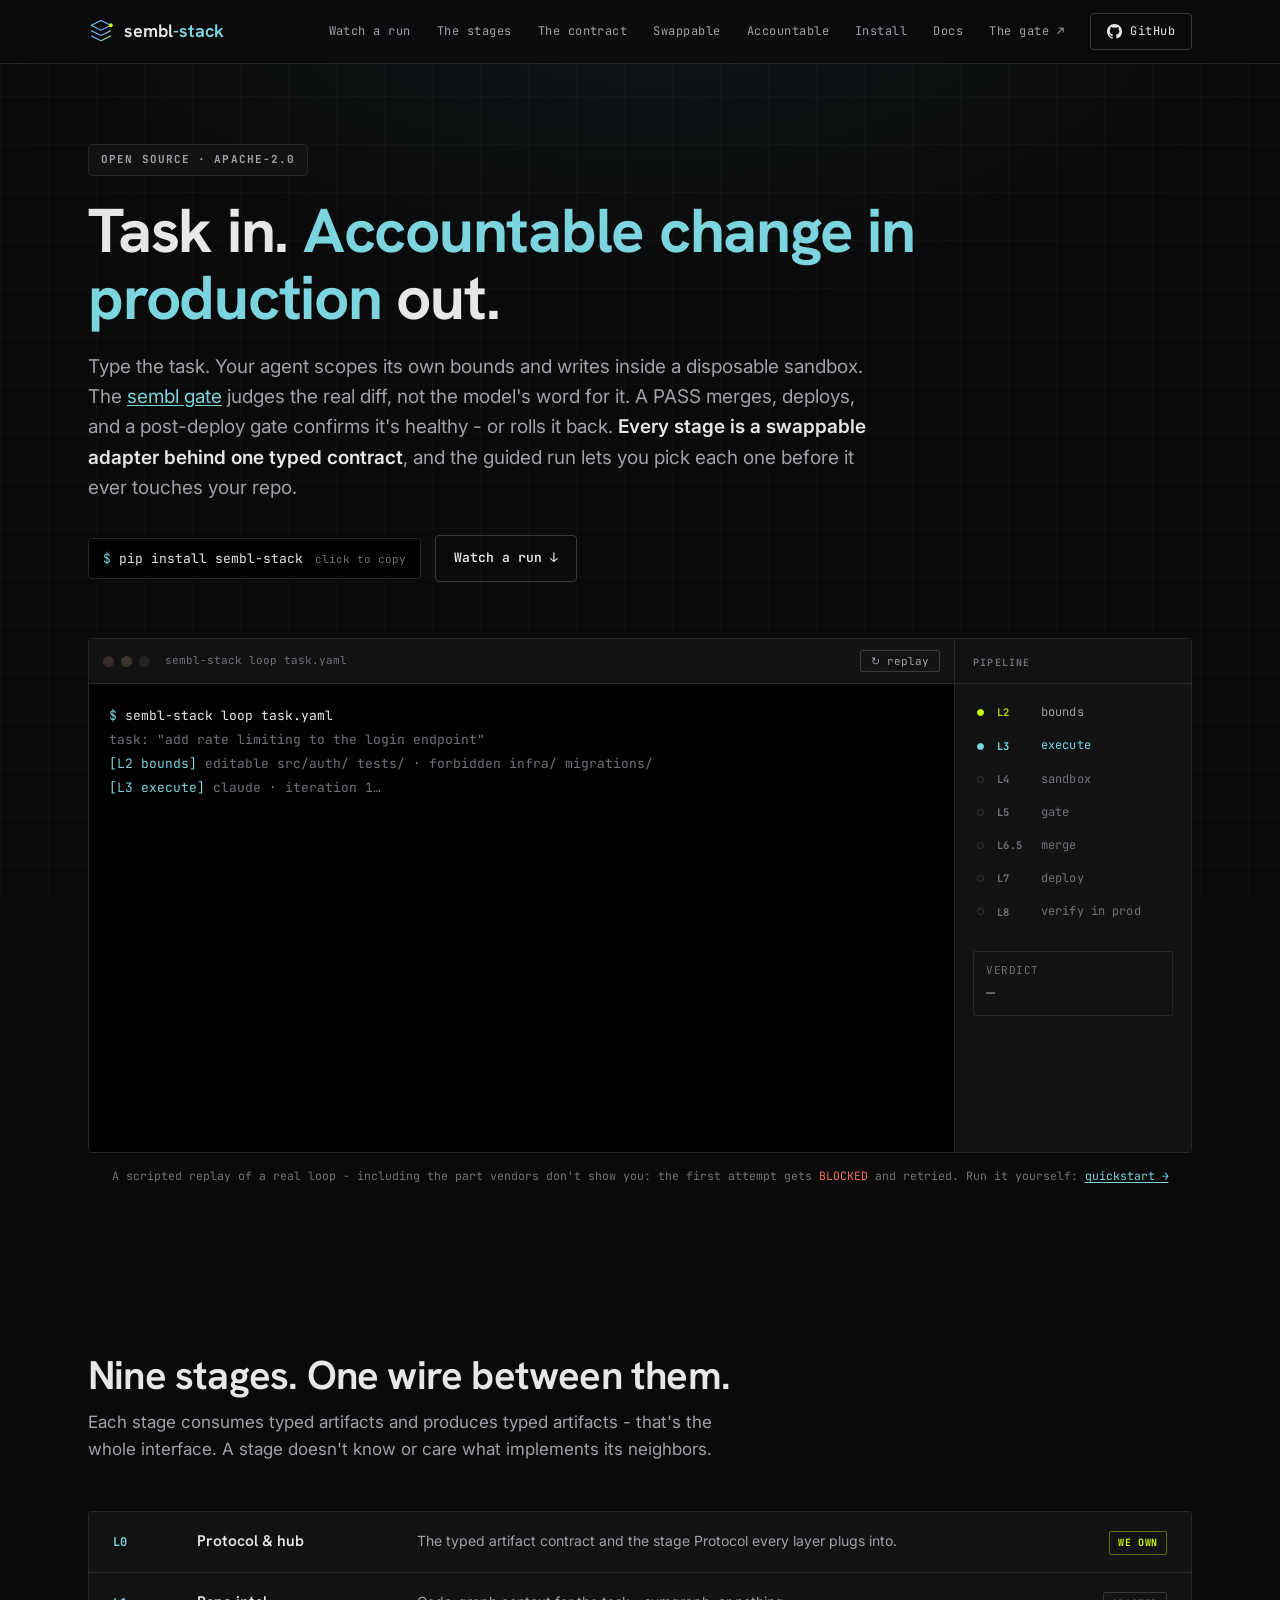
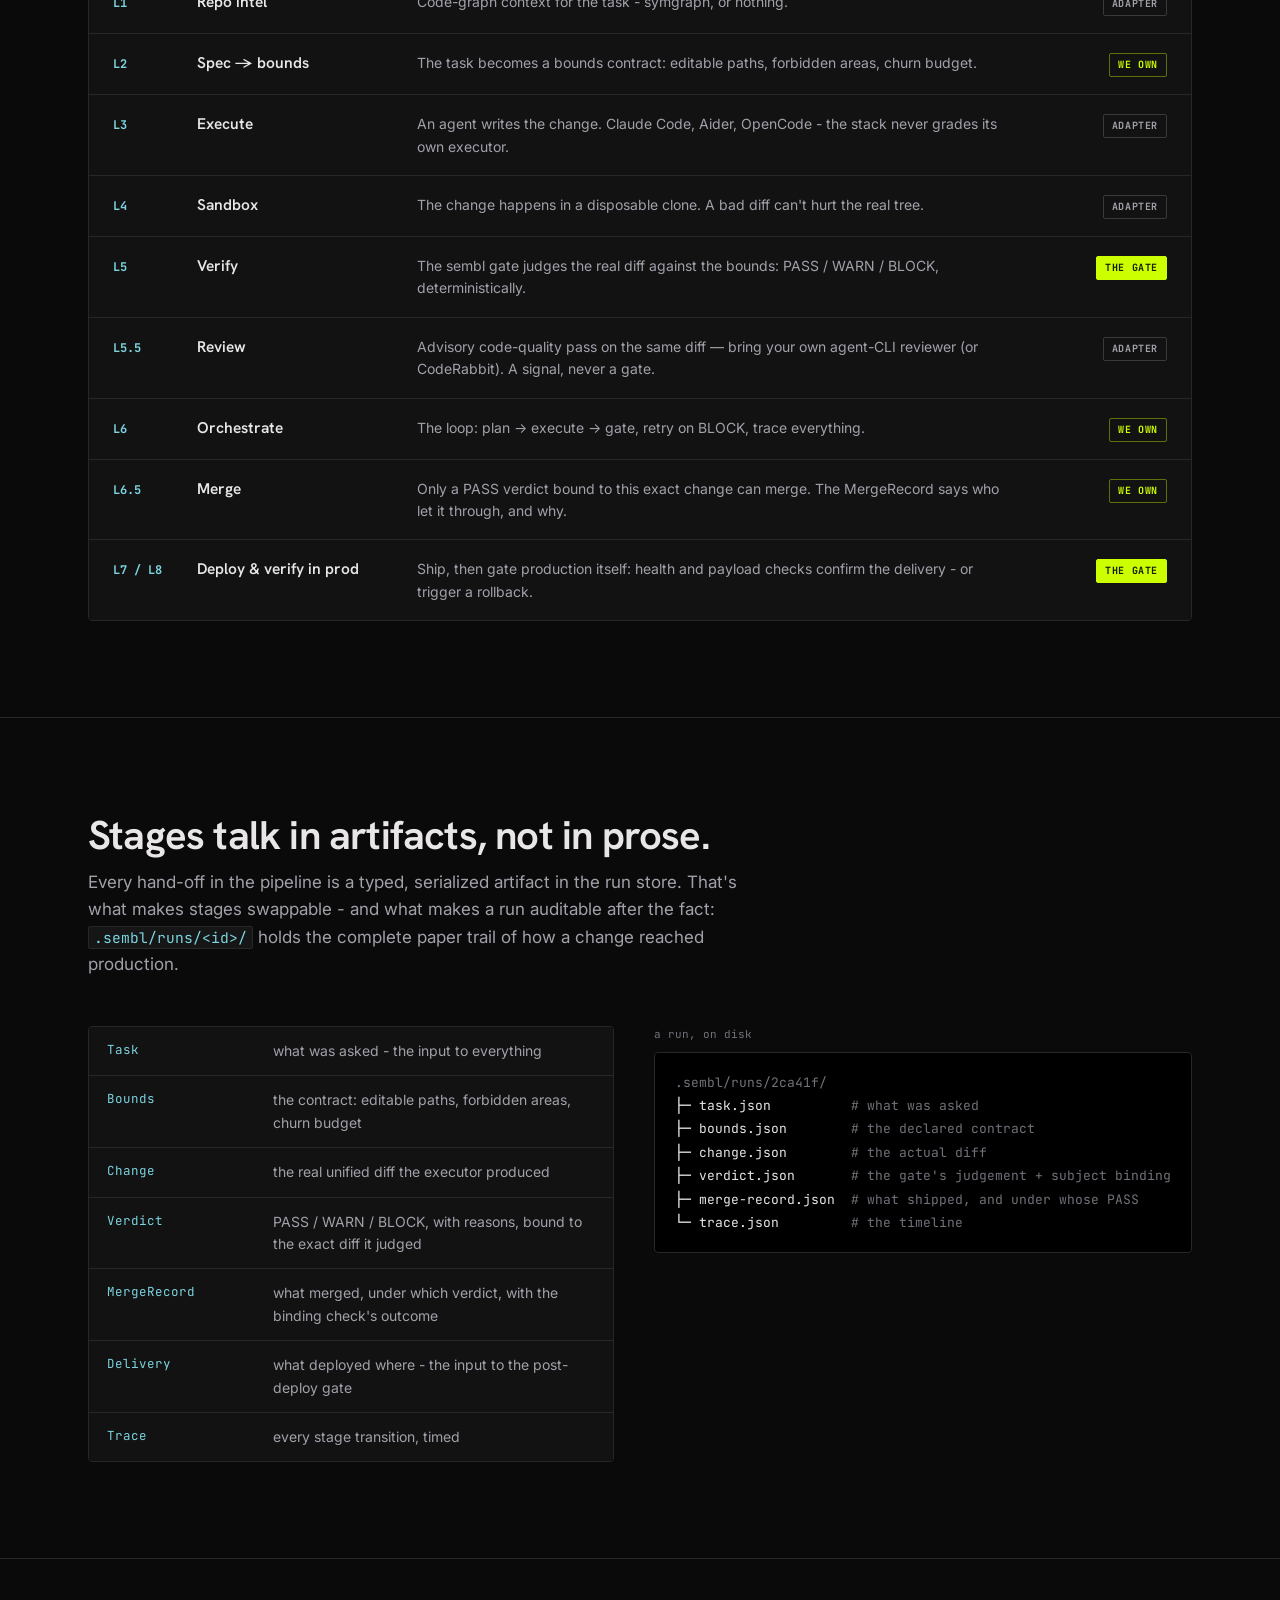
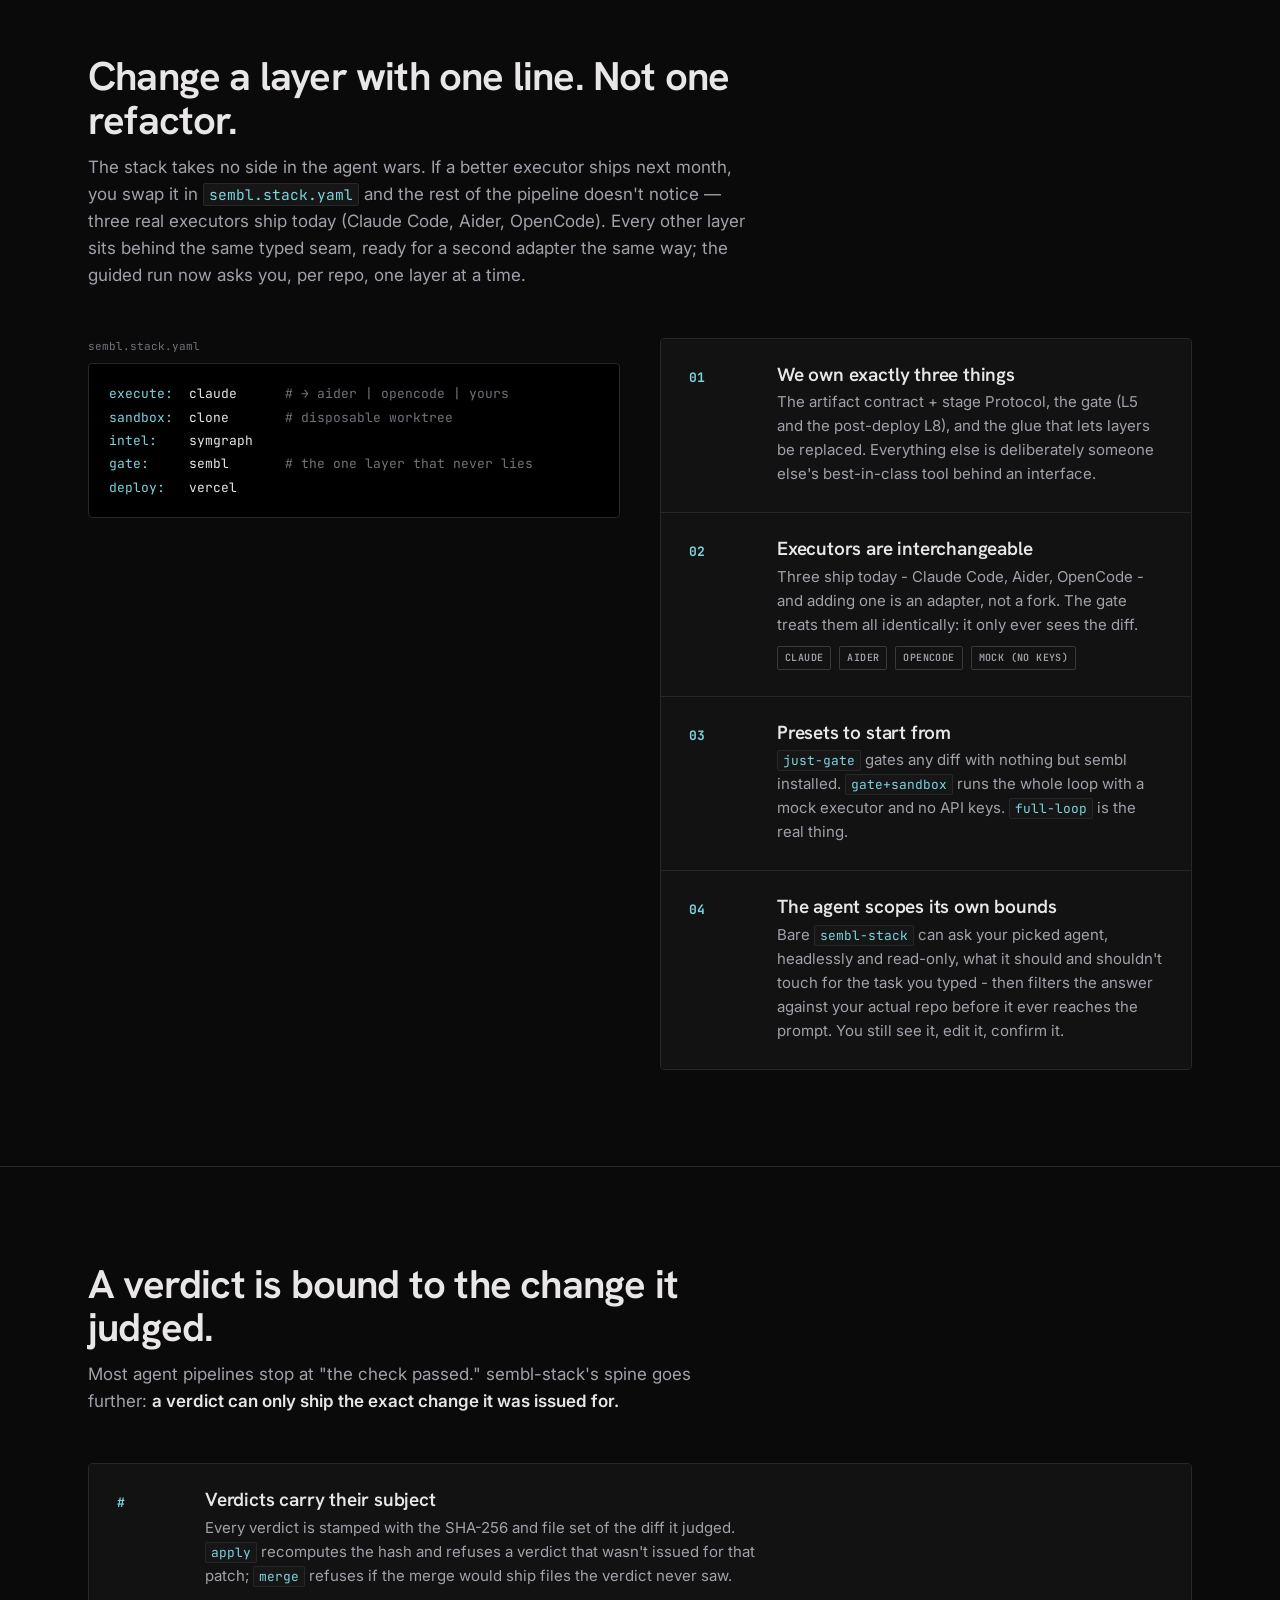
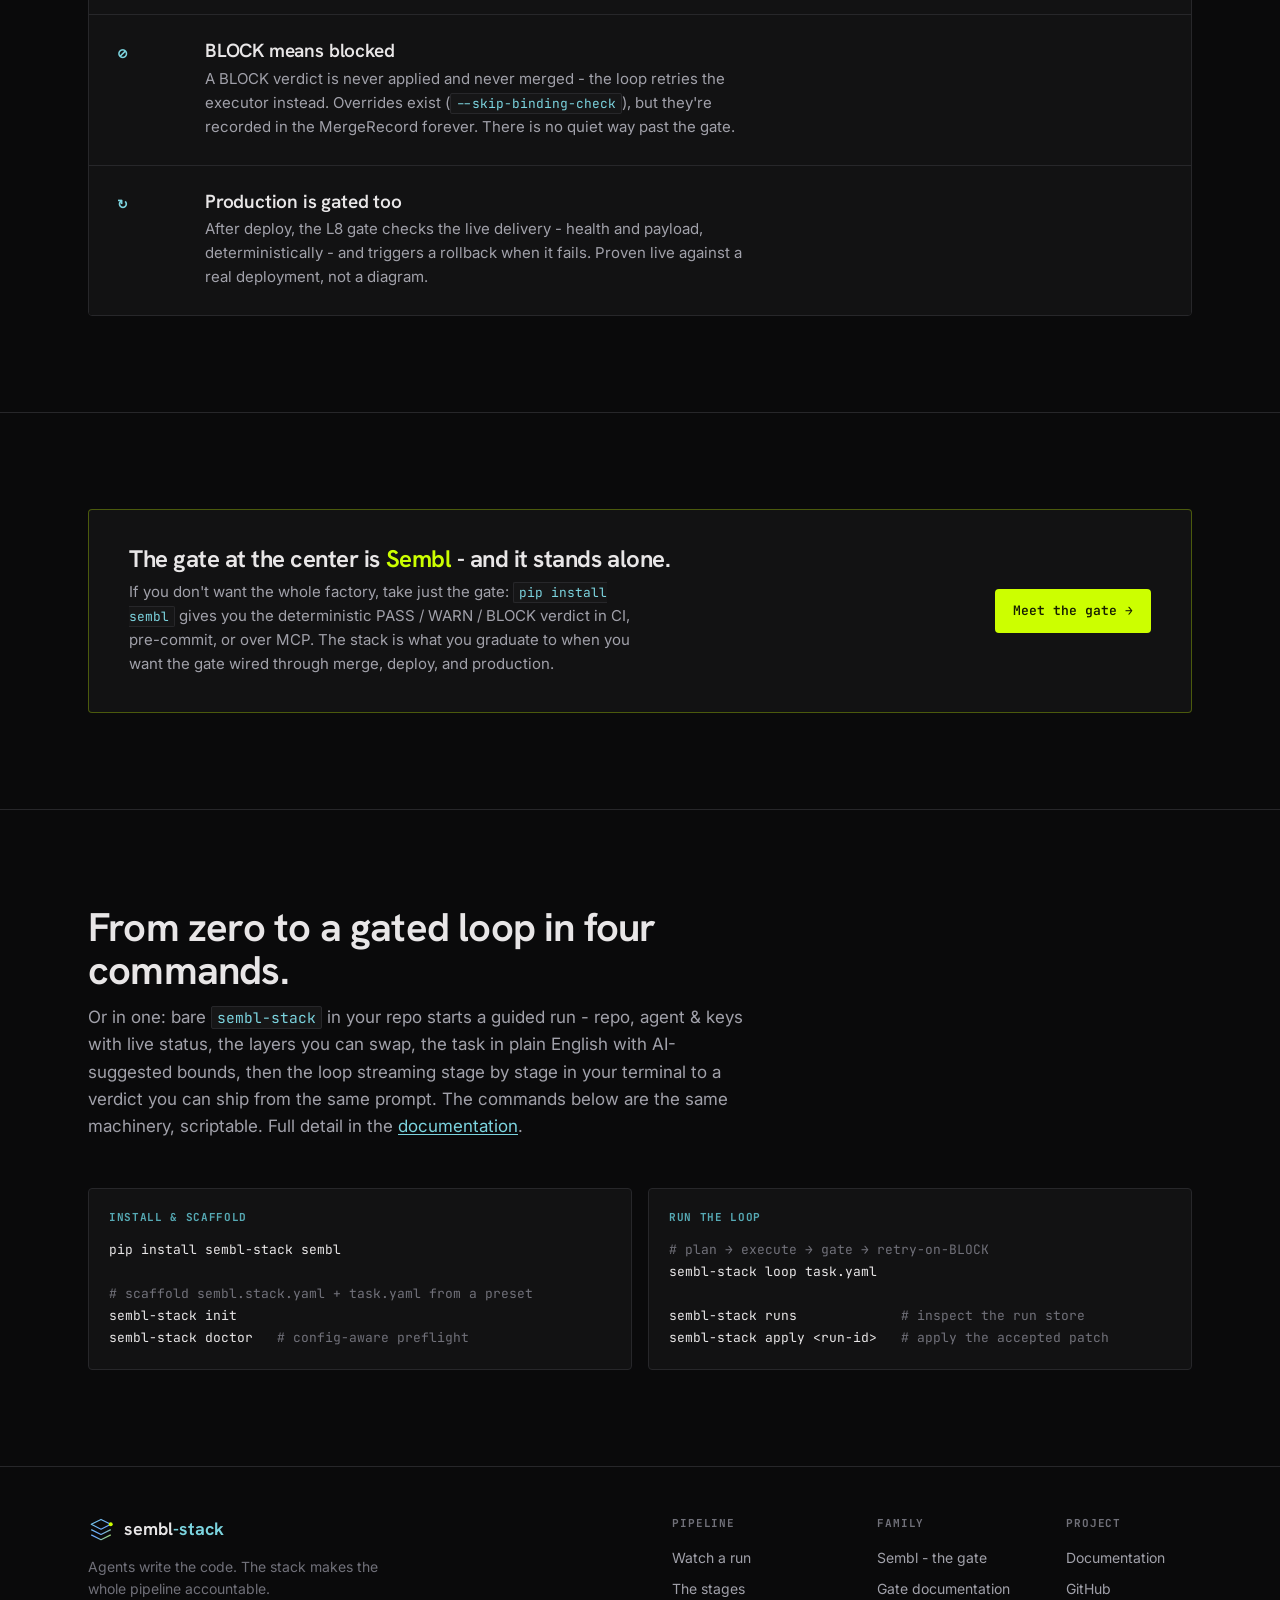
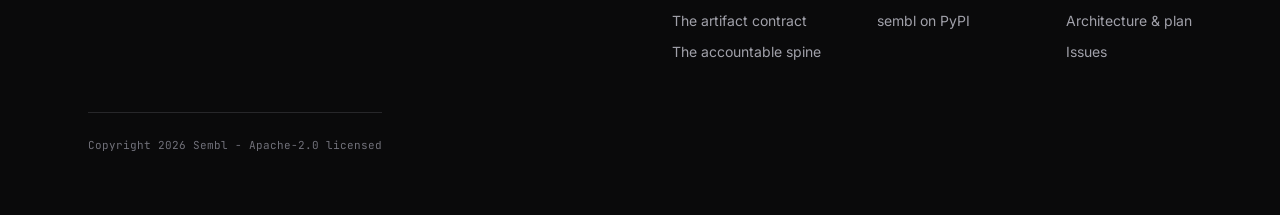
<file: index.html>
<!doctype html>
<html lang="en">
<head>
  <meta charset="utf-8">
  <meta name="viewport" content="width=device-width, initial-scale=1">
  <title>sembl-stack - The swappable software factory with an accountable spine</title>
  <meta name="description" content="sembl-stack runs the whole pipeline around an AI coding agent: spec becomes bounds, an agent writes in a sandbox, the sembl gate judges the real diff, PASS merges, deploys, and a post-deploy gate confirms or rolls back. Every stage is a swappable adapter behind one typed contract. Every artifact is recorded.">
  <meta property="og:title" content="sembl-stack - task in, accountable change in production out">
  <meta property="og:description" content="Plan, execute, contain, gate, merge, deploy, verify in prod - nine stages, one typed artifact contract, every layer swappable with one line of config. Built around the sembl gate.">
  <meta property="og:type" content="website">
  <meta name="theme-color" content="#0a0a0b">
  <link rel="icon" href="./favicon.svg" type="image/svg+xml">
  <link rel="preconnect" href="https://fonts.googleapis.com">
  <link rel="preconnect" href="https://fonts.gstatic.com" crossorigin>
  <link href="https://fonts.googleapis.com/css2?family=Hanken+Grotesk:wght@500;600;700&family=Inter:wght@400;500&family=JetBrains+Mono:wght@500;700&display=swap" rel="stylesheet">
  <link rel="stylesheet" href="./styles.css?v=2">
</head>
<body>
  <div class="grid-bg" aria-hidden="true"></div>
  <div class="progress" id="progress" aria-hidden="true"></div>

  <header class="header">
    <div class="wrap">
      <a class="brand" href="#top" aria-label="sembl-stack home">
        <svg viewBox="0 0 32 32" fill="none" aria-hidden="true">
          <defs>
            <linearGradient id="lg1" x1="0" y1="0" x2="32" y2="32" gradientUnits="userSpaceOnUse">
              <stop stop-color="#7cd4df"/><stop offset="0.55" stop-color="#6aa6ff"/><stop offset="1" stop-color="#ccff00"/>
            </linearGradient>
          </defs>
          <g stroke="url(#lg1)" stroke-width="1.5" stroke-linejoin="round">
            <path d="M16 3 L28 9 L16 15 L4 9 Z"/>
            <path d="M4 15.5 L16 21.5 L28 15.5"/>
            <path d="M4 22 L16 28 L28 22"/>
          </g>
          <circle cx="28" cy="9" r="2.4" fill="#ccff00"/>
        </svg>
        <span>sembl<span class="suffix">-stack</span></span>
      </a>
      <nav class="nav" aria-label="Primary">
        <a href="#demo">Watch a run</a>
        <a href="#stages">The stages</a>
        <a href="#contract">The contract</a>
        <a href="#swap">Swappable</a>
        <a href="#accountable">Accountable</a>
        <a href="#install">Install</a>
        <a href="./docs/">Docs</a>
        <a href="https://sembl.vercel.app" title="Sembl - the gate this stack is built around">The gate &nearr;</a>
        <a class="ghost" href="https://github.com/speedvibecode/sembl-stack">
          <svg class="gh-ico" viewBox="0 0 16 16" fill="currentColor" aria-hidden="true"><path d="M8 0C3.58 0 0 3.58 0 8c0 3.54 2.29 6.53 5.47 7.59.4.07.55-.17.55-.38 0-.19-.01-.82-.01-1.49-2.01.37-2.53-.49-2.69-.94-.09-.23-.48-.94-.82-1.13-.28-.15-.68-.52-.01-.53.63-.01 1.08.58 1.23.82.72 1.21 1.87.87 2.33.66.07-.52.28-.87.51-1.07-1.78-.2-3.64-.89-3.64-3.95 0-.87.31-1.59.82-2.15-.08-.2-.36-1.02.08-2.12 0 0 .67-.21 2.2.82a7.6 7.6 0 014-0c1.53-1.04 2.2-.82 2.2-.82.44 1.1.16 1.92.08 2.12.51.56.82 1.27.82 2.15 0 3.07-1.87 3.75-3.65 3.95.29.25.54.73.54 1.48 0 1.07-.01 1.93-.01 2.2 0 .21.15.46.55.38A8.01 8.01 0 0016 8c0-4.42-3.58-8-8-8z"></path></svg>
          GitHub
        </a>
      </nav>
    </div>
  </header>

  <main id="top">
    <!-- Hero -->
    <section class="hero">
      <div class="wrap">
        <span class="status-chip" data-reveal>Open source &middot; Apache-2.0</span>
        <h1 data-reveal>Task in. <span class="accent">Accountable change in production</span> out.</h1>
        <p class="hero-lede" data-reveal>Type the task. Your agent scopes its own bounds and writes inside a disposable sandbox. The <a href="https://sembl.vercel.app" style="color:var(--cyan); text-decoration:underline; text-underline-offset:2px;">sembl gate</a> judges the real diff, not the model's word for it. A PASS merges, deploys, and a post-deploy gate confirms it's healthy - or rolls it back. <strong>Every stage is a swappable adapter behind one typed contract</strong>, and the guided run lets you pick each one before it ever touches your repo.</p>
        <div class="hero-actions" data-reveal>
          <button class="copy-cmd" id="copyInstall" type="button" aria-label="Copy install command">
            <span><span class="prompt">$</span> pip install sembl-stack</span>
            <span class="hint">click to copy</span>
          </button>
          <a class="btn btn-ghost" href="#demo">Watch a run &darr;</a>
        </div>
      </div>

      <!-- Demo: scripted replay of a real loop -->
      <div class="wrap demo" id="demo">
        <div class="demo-frame" data-reveal aria-label="Animated demo of a sembl-stack run">
          <div class="terminal">
            <div class="terminal-bar"><i></i><i></i><i></i><span>sembl-stack loop task.yaml</span>
              <button class="replay" id="replayBtn" type="button">&#8635; replay</button>
            </div>
            <div class="terminal-body" id="demoTerm" aria-live="off"></div>
          </div>
          <aside class="rail" aria-label="Pipeline stages">
            <div class="rail-title">Pipeline</div>
            <div class="rail-stages" id="railStages">
              <div class="stage" data-stage="l2"><span class="pip"></span><span class="lx">L2</span><span class="nm">bounds</span></div>
              <div class="stage" data-stage="l3"><span class="pip"></span><span class="lx">L3</span><span class="nm">execute</span></div>
              <div class="stage" data-stage="l4"><span class="pip"></span><span class="lx">L4</span><span class="nm">sandbox</span></div>
              <div class="stage" data-stage="l5"><span class="pip"></span><span class="lx">L5</span><span class="nm">gate</span></div>
              <div class="stage" data-stage="l65"><span class="pip"></span><span class="lx">L6.5</span><span class="nm">merge</span></div>
              <div class="stage" data-stage="l7"><span class="pip"></span><span class="lx">L7</span><span class="nm">deploy</span></div>
              <div class="stage" data-stage="l8"><span class="pip"></span><span class="lx">L8</span><span class="nm">verify in prod</span></div>
            </div>
            <div class="rail-verdict" id="railVerdict">VERDICT<b>&mdash;</b></div>
          </aside>
        </div>
        <p class="demo-caption" data-reveal>A scripted replay of a real loop - including the part vendors don't show you: the first attempt gets <span style="color:var(--coral)">BLOCKED</span> and retried. Run it yourself: <a href="https://github.com/speedvibecode/sembl-stack#quickstart">quickstart &rarr;</a></p>
      </div>
    </section>

    <!-- Stages -->
    <section class="section" id="stages">
      <div class="wrap">
        <div class="section-head" data-reveal>
          <h2>Nine stages. One wire between them.</h2>
          <p>Each stage consumes typed artifacts and produces typed artifacts - that's the whole interface. A stage doesn't know or care what implements its neighbors.</p>
        </div>
        <div class="stage-map" data-reveal-stagger>
          <div class="stage-row"><span class="lx">L0</span><span class="nm">Protocol &amp; hub</span><span class="ds">The typed artifact contract and the stage Protocol every layer plugs into.</span><span class="who own">we own</span></div>
          <div class="stage-row"><span class="lx">L1</span><span class="nm">Repo intel</span><span class="ds">Code-graph context for the task - symgraph, or nothing.</span><span class="who">adapter</span></div>
          <div class="stage-row"><span class="lx">L2</span><span class="nm">Spec &rarr; bounds</span><span class="ds">The task becomes a bounds contract: editable paths, forbidden areas, churn budget.</span><span class="who own">we own</span></div>
          <div class="stage-row"><span class="lx">L3</span><span class="nm">Execute</span><span class="ds">An agent writes the change. Claude Code, Aider, OpenCode - the stack never grades its own executor.</span><span class="who">adapter</span></div>
          <div class="stage-row"><span class="lx">L4</span><span class="nm">Sandbox</span><span class="ds">The change happens in a disposable clone. A bad diff can't hurt the real tree.</span><span class="who">adapter</span></div>
          <div class="stage-row"><span class="lx">L5</span><span class="nm">Verify</span><span class="ds">The sembl gate judges the real diff against the bounds: PASS / WARN / BLOCK, deterministically.</span><span class="who gate">the gate</span></div>
          <div class="stage-row"><span class="lx">L5.5</span><span class="nm">Review</span><span class="ds">Advisory code-quality pass on the same diff &mdash; bring your own agent-CLI reviewer (or CodeRabbit). A signal, never a gate.</span><span class="who">adapter</span></div>
          <div class="stage-row"><span class="lx">L6</span><span class="nm">Orchestrate</span><span class="ds">The loop: plan &rarr; execute &rarr; gate, retry on BLOCK, trace everything.</span><span class="who own">we own</span></div>
          <div class="stage-row"><span class="lx">L6.5</span><span class="nm">Merge</span><span class="ds">Only a PASS verdict bound to this exact change can merge. The MergeRecord says who let it through, and why.</span><span class="who own">we own</span></div>
          <div class="stage-row"><span class="lx">L7 / L8</span><span class="nm">Deploy &amp; verify in prod</span><span class="ds">Ship, then gate production itself: health and payload checks confirm the delivery - or trigger a rollback.</span><span class="who gate">the gate</span></div>
        </div>
      </div>
    </section>

    <!-- Artifact contract -->
    <section class="section" id="contract">
      <div class="wrap">
        <div class="section-head" data-reveal>
          <h2>Stages talk in artifacts, not in prose.</h2>
          <p>Every hand-off in the pipeline is a typed, serialized artifact in the run store. That's what makes stages swappable - and what makes a run auditable after the fact: <code class="inl">.sembl/runs/&lt;id&gt;/</code> holds the complete paper trail of how a change reached production.</p>
        </div>
        <div class="split">
          <ul class="artifact-list" data-reveal-stagger>
            <li><code>Task</code><span>what was asked - the input to everything</span></li>
            <li><code>Bounds</code><span>the contract: editable paths, forbidden areas, churn budget</span></li>
            <li><code>Change</code><span>the real unified diff the executor produced</span></li>
            <li><code>Verdict</code><span>PASS / WARN / BLOCK, with reasons, bound to the exact diff it judged</span></li>
            <li><code>MergeRecord</code><span>what merged, under which verdict, with the binding check's outcome</span></li>
            <li><code>Delivery</code><span>what deployed where - the input to the post-deploy gate</span></li>
            <li><code>Trace</code><span>every stage transition, timed</span></li>
          </ul>
          <div data-reveal>
            <span class="cb-label">a run, on disk</span>
            <div class="codeblock"><code><span class="c">.sembl/runs/2ca41f/</span>
&#9500;&#9472; task.json          <span class="c"># what was asked</span>
&#9500;&#9472; bounds.json        <span class="c"># the declared contract</span>
&#9500;&#9472; change.json        <span class="c"># the actual diff</span>
&#9500;&#9472; verdict.json       <span class="c"># the gate's judgement + subject binding</span>
&#9500;&#9472; merge-record.json  <span class="c"># what shipped, and under whose PASS</span>
&#9492;&#9472; trace.json         <span class="c"># the timeline</span></code></div>
          </div>
        </div>
      </div>
    </section>

    <!-- Swappable -->
    <section class="section" id="swap">
      <div class="wrap">
        <div class="section-head" data-reveal>
          <h2>Change a layer with one line. Not one refactor.</h2>
          <p>The stack takes no side in the agent wars. If a better executor ships next month, you swap it in <code class="inl">sembl.stack.yaml</code> and the rest of the pipeline doesn't notice — three real executors ship today (Claude Code, Aider, OpenCode). Every other layer sits behind the same typed seam, ready for a second adapter the same way; the guided run now asks you, per repo, one layer at a time.</p>
        </div>
        <div class="split">
          <div data-reveal>
            <span class="cb-label">sembl.stack.yaml</span>
            <div class="codeblock"><code><span class="y">execute:</span>  claude      <span class="c"># &rarr; aider | opencode | yours</span>
<span class="y">sandbox:</span>  clone       <span class="c"># disposable worktree</span>
<span class="y">intel:</span>    symgraph
<span class="y">gate:</span>     sembl       <span class="c"># the one layer that never lies</span>
<span class="y">deploy:</span>   vercel</code></div>
          </div>
          <div class="steps" data-reveal-stagger>
            <div class="step">
              <div class="idx">01</div>
              <div>
                <h3>We own exactly three things</h3>
                <p>The artifact contract + stage Protocol, the gate (L5 and the post-deploy L8), and the glue that lets layers be replaced. Everything else is deliberately someone else's best-in-class tool behind an interface.</p>
              </div>
            </div>
            <div class="step">
              <div class="idx">02</div>
              <div>
                <h3>Executors are interchangeable</h3>
                <p>Three ship today - Claude Code, Aider, OpenCode - and adding one is an adapter, not a fork. The gate treats them all identically: it only ever sees the diff.</p>
                <div class="tools"><span class="tag">claude</span><span class="tag">aider</span><span class="tag">opencode</span><span class="tag">mock (no keys)</span></div>
              </div>
            </div>
            <div class="step">
              <div class="idx">03</div>
              <div>
                <h3>Presets to start from</h3>
                <p><code class="inl">just-gate</code> gates any diff with nothing but sembl installed. <code class="inl">gate+sandbox</code> runs the whole loop with a mock executor and no API keys. <code class="inl">full-loop</code> is the real thing.</p>
              </div>
            </div>
            <div class="step">
              <div class="idx">04</div>
              <div>
                <h3>The agent scopes its own bounds</h3>
                <p>Bare <code class="inl">sembl-stack</code> can ask your picked agent, headlessly and read-only, what it should and shouldn't touch for the task you typed - then filters the answer against your actual repo before it ever reaches the prompt. You still see it, edit it, confirm it.</p>
              </div>
            </div>
          </div>
        </div>
      </div>
    </section>

    <!-- Accountability -->
    <section class="section" id="accountable">
      <div class="wrap">
        <div class="section-head" data-reveal>
          <h2>A verdict is bound to the change it judged.</h2>
          <p>Most agent pipelines stop at "the check passed." sembl-stack's spine goes further: <strong>a verdict can only ship the exact change it was issued for.</strong></p>
        </div>
        <div class="steps" data-reveal-stagger>
          <div class="step">
            <div class="idx">&#35;</div>
            <div>
              <h3>Verdicts carry their subject</h3>
              <p>Every verdict is stamped with the SHA-256 and file set of the diff it judged. <code class="inl">apply</code> recomputes the hash and refuses a verdict that wasn't issued for that patch; <code class="inl">merge</code> refuses if the merge would ship files the verdict never saw.</p>
            </div>
          </div>
          <div class="step">
            <div class="idx">&#8856;</div>
            <div>
              <h3>BLOCK means blocked</h3>
              <p>A BLOCK verdict is never applied and never merged - the loop retries the executor instead. Overrides exist (<code class="inl">--skip-binding-check</code>), but they're recorded in the MergeRecord forever. There is no quiet way past the gate.</p>
            </div>
          </div>
          <div class="step">
            <div class="idx">&#8635;</div>
            <div>
              <h3>Production is gated too</h3>
              <p>After deploy, the L8 gate checks the live delivery - health and payload, deterministically - and triggers a rollback when it fails. Proven live against a real deployment, not a diagram.</p>
            </div>
          </div>
        </div>
      </div>
    </section>

    <!-- Gate band -->
    <section class="section">
      <div class="wrap">
        <div class="gate-band" data-reveal>
          <div>
            <h3>The gate at the center is <span class="g">Sembl</span> - and it stands alone.</h3>
            <p>If you don't want the whole factory, take just the gate: <code class="inl">pip install sembl</code> gives you the deterministic PASS / WARN / BLOCK verdict in CI, pre-commit, or over MCP. The stack is what you graduate to when you want the gate wired through merge, deploy, and production.</p>
          </div>
          <a class="btn-gate" href="https://sembl.vercel.app">Meet the gate &rarr;</a>
        </div>
      </div>
    </section>

    <!-- Install -->
    <section class="section" id="install">
      <div class="wrap">
        <div class="section-head" data-reveal>
          <h2>From zero to a gated loop in four commands.</h2>
          <p>Or in one: bare <code class="inl">sembl-stack</code> in your repo starts a guided run - repo, agent &amp; keys with live status, the layers you can swap, the task in plain English with AI-suggested bounds, then the loop streaming stage by stage in your terminal to a verdict you can ship from the same prompt. The commands below are the same machinery, scriptable. Full detail in the <a href="./docs/" style="color:var(--cyan); text-decoration:underline; text-underline-offset:2px;">documentation</a>.</p>
        </div>
        <div class="install-cols" data-reveal-stagger>
          <div class="cmd-block">
            <div class="cmd-lbl">Install &amp; scaffold</div>
            <pre><code>pip install sembl-stack sembl

<span class="p"># scaffold sembl.stack.yaml + task.yaml from a preset</span>
sembl-stack init
sembl-stack doctor   <span class="p"># config-aware preflight</span></code></pre>
          </div>
          <div class="cmd-block">
            <div class="cmd-lbl">Run the loop</div>
            <pre><code><span class="p"># plan &rarr; execute &rarr; gate &rarr; retry-on-BLOCK</span>
sembl-stack loop task.yaml

sembl-stack runs             <span class="p"># inspect the run store</span>
sembl-stack apply &lt;run-id&gt;   <span class="p"># apply the accepted patch</span></code></pre>
          </div>
        </div>
      </div>
    </section>
  </main>

  <footer class="footer">
    <div class="wrap">
      <div class="f-brand">
        <a class="brand" href="#top" aria-label="sembl-stack home">
          <svg viewBox="0 0 32 32" fill="none" aria-hidden="true">
            <defs>
              <linearGradient id="lg2" x1="0" y1="0" x2="32" y2="32" gradientUnits="userSpaceOnUse">
                <stop stop-color="#7cd4df"/><stop offset="0.55" stop-color="#6aa6ff"/><stop offset="1" stop-color="#ccff00"/>
              </linearGradient>
            </defs>
            <g stroke="url(#lg2)" stroke-width="1.5" stroke-linejoin="round">
              <path d="M16 3 L28 9 L16 15 L4 9 Z"/>
              <path d="M4 15.5 L16 21.5 L28 15.5"/>
              <path d="M4 22 L16 28 L28 22"/>
            </g>
            <circle cx="28" cy="9" r="2.4" fill="#ccff00"/>
          </svg>
          <span>sembl<span class="suffix">-stack</span></span>
        </a>
        <p>Agents write the code. The stack makes the whole pipeline accountable.</p>
      </div>
      <div class="f-links">
        <div class="f-col">
          <h4>Pipeline</h4>
          <a href="#demo">Watch a run</a>
          <a href="#stages">The stages</a>
          <a href="#contract">The artifact contract</a>
          <a href="#accountable">The accountable spine</a>
        </div>
        <div class="f-col">
          <h4>Family</h4>
          <a href="https://sembl.vercel.app">Sembl - the gate</a>
          <a href="https://sembl.vercel.app/docs">Gate documentation</a>
          <a href="https://pypi.org/project/sembl/">sembl on PyPI</a>
        </div>
        <div class="f-col">
          <h4>Project</h4>
          <a href="./docs/">Documentation</a>
          <a href="https://github.com/speedvibecode/sembl-stack">GitHub</a>
          <a href="https://github.com/speedvibecode/sembl-stack/blob/master/docs/PROCESS-ACTION-PLAN.md">Architecture &amp; plan</a>
          <a href="https://github.com/speedvibecode/sembl-stack/issues">Issues</a>
        </div>
      </div>
    </div>
    <div class="wrap"><div class="copyright">Copyright 2026 Sembl - Apache-2.0 licensed</div></div>
  </footer>

  <script src="./main.js?v=2"></script>
</body>
</html>
</file>
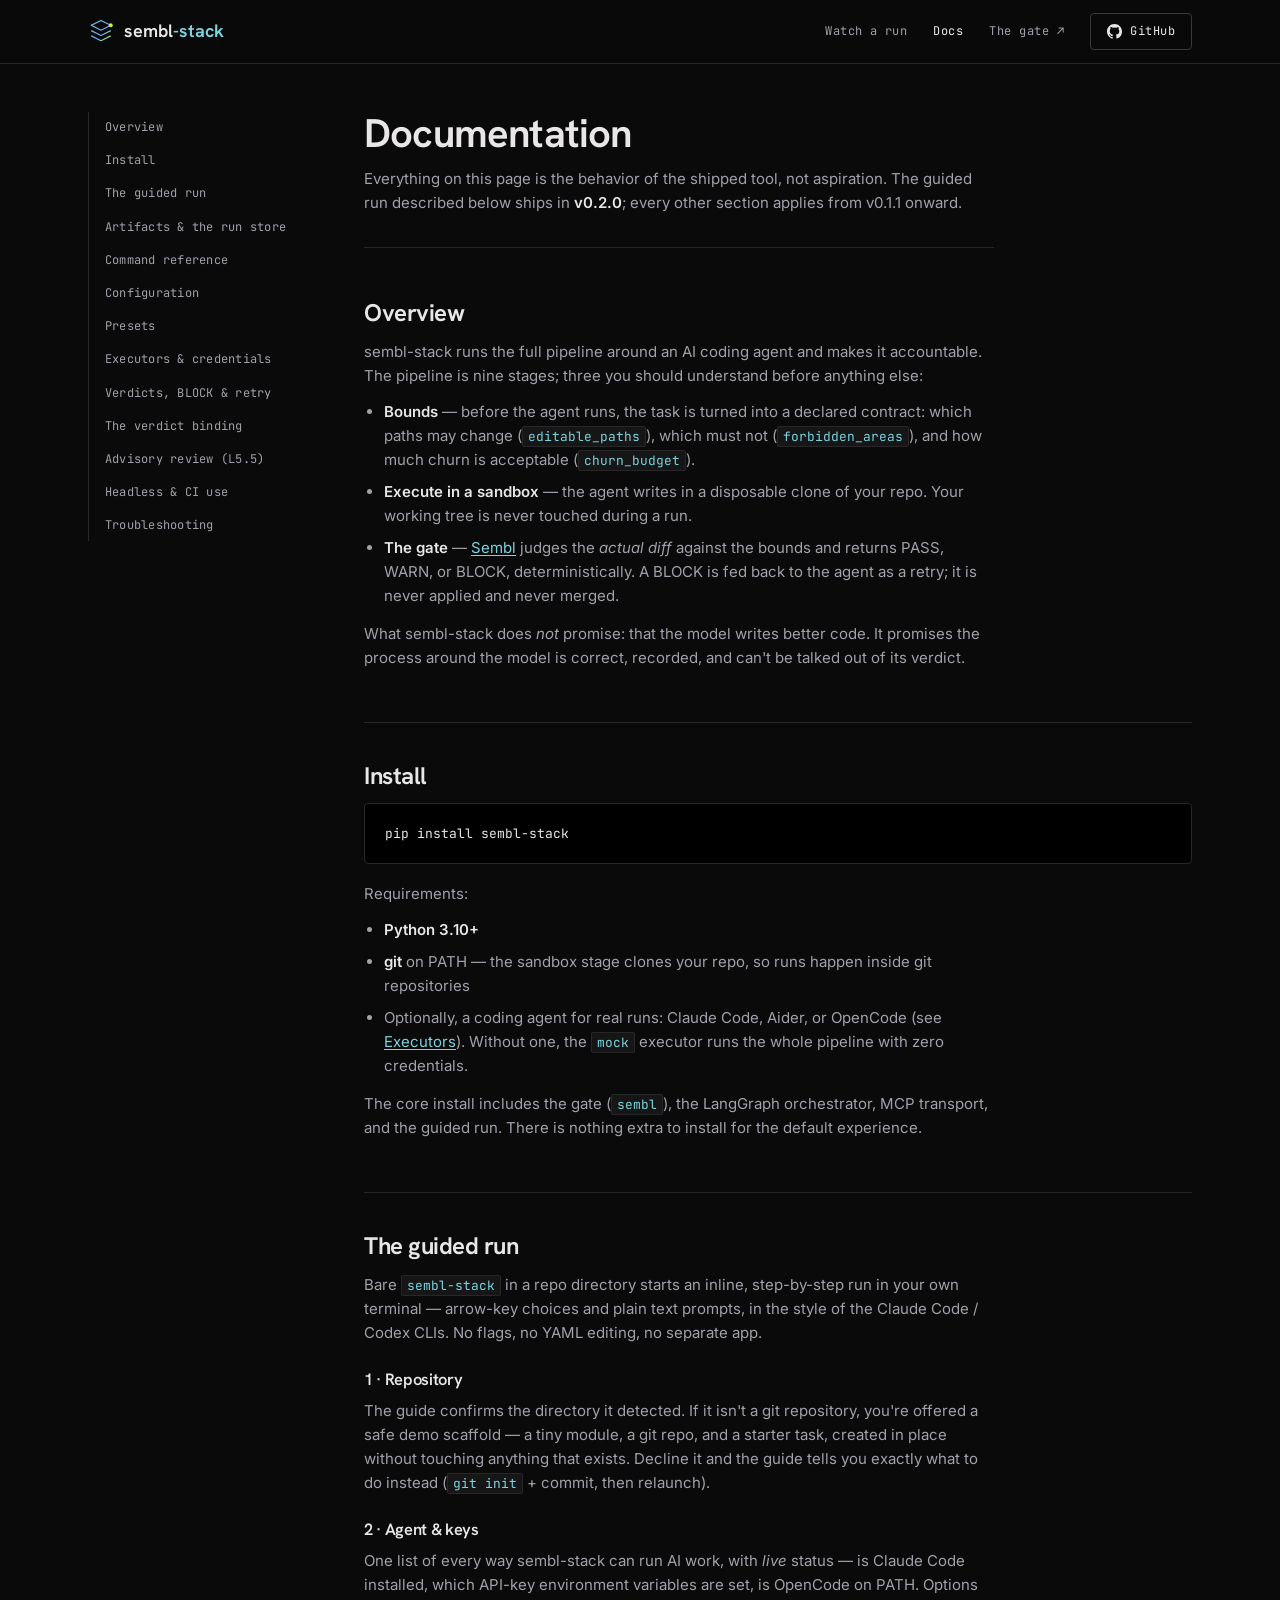
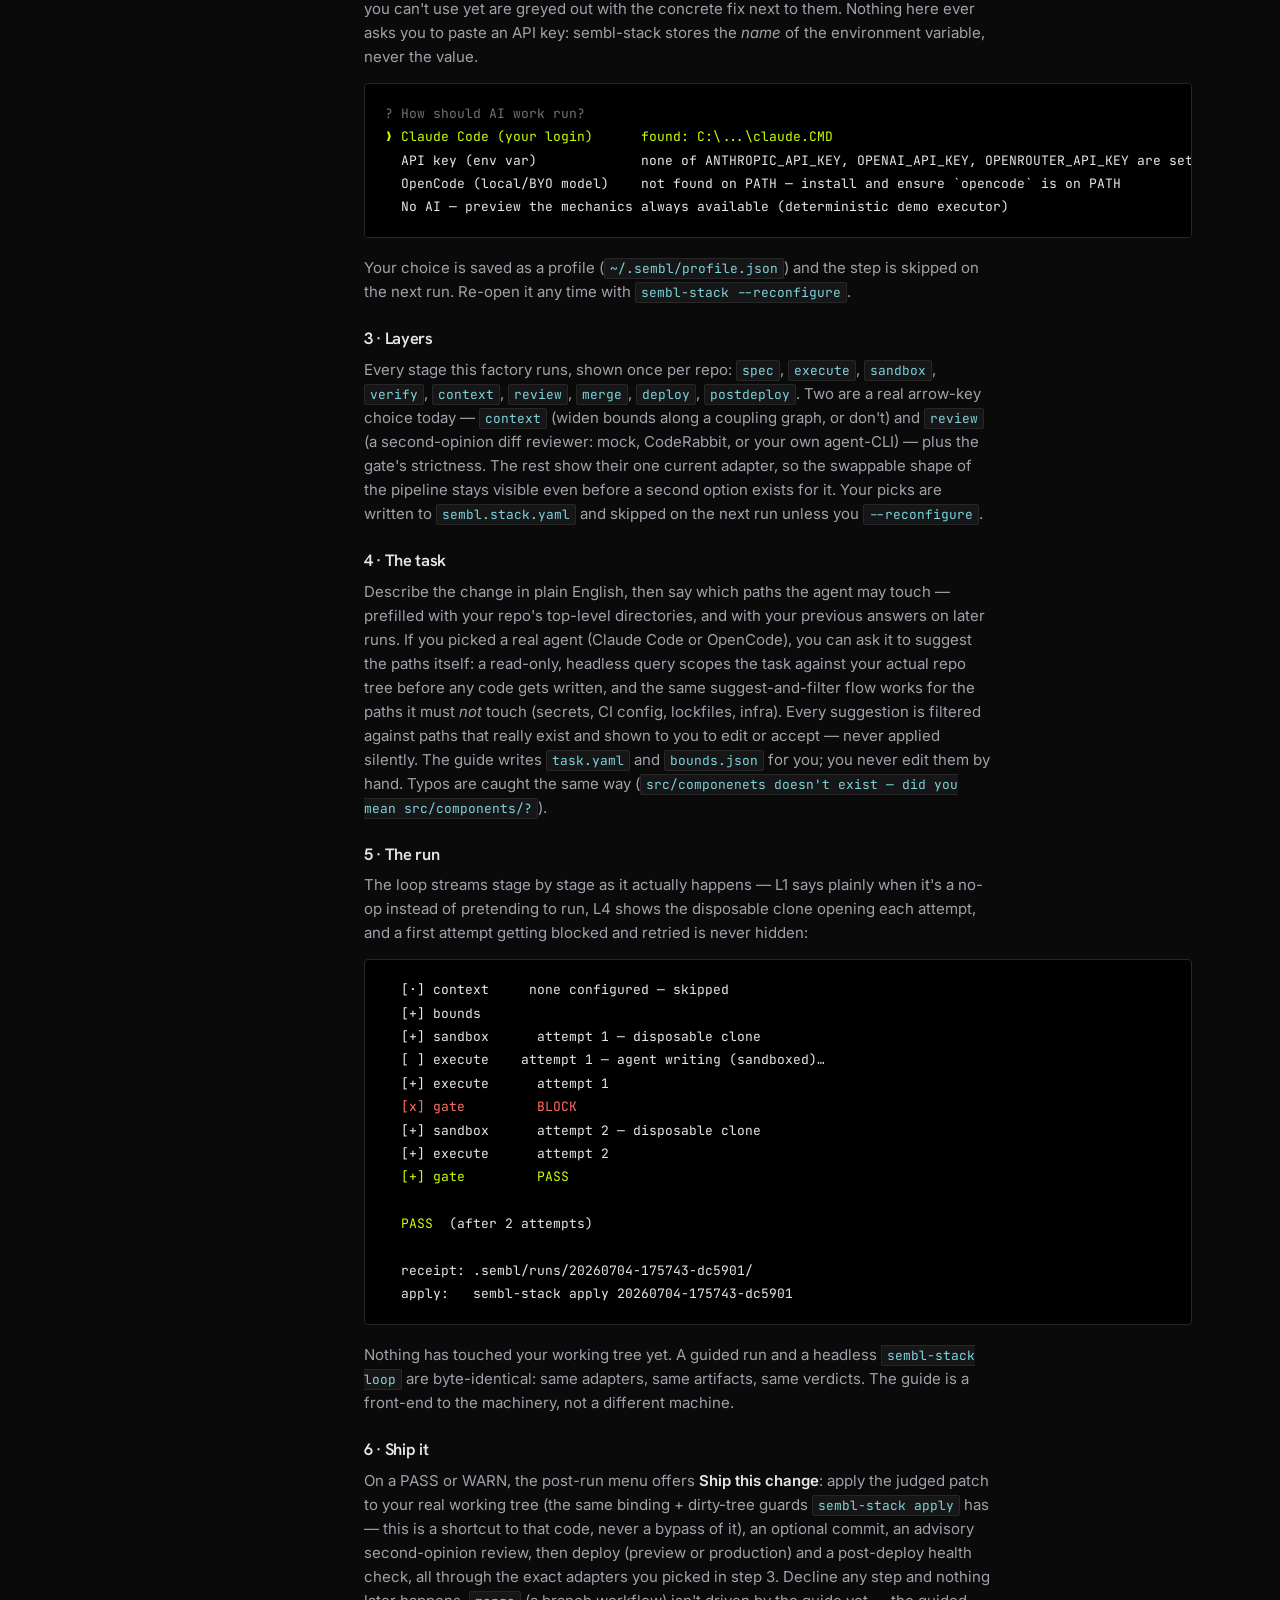
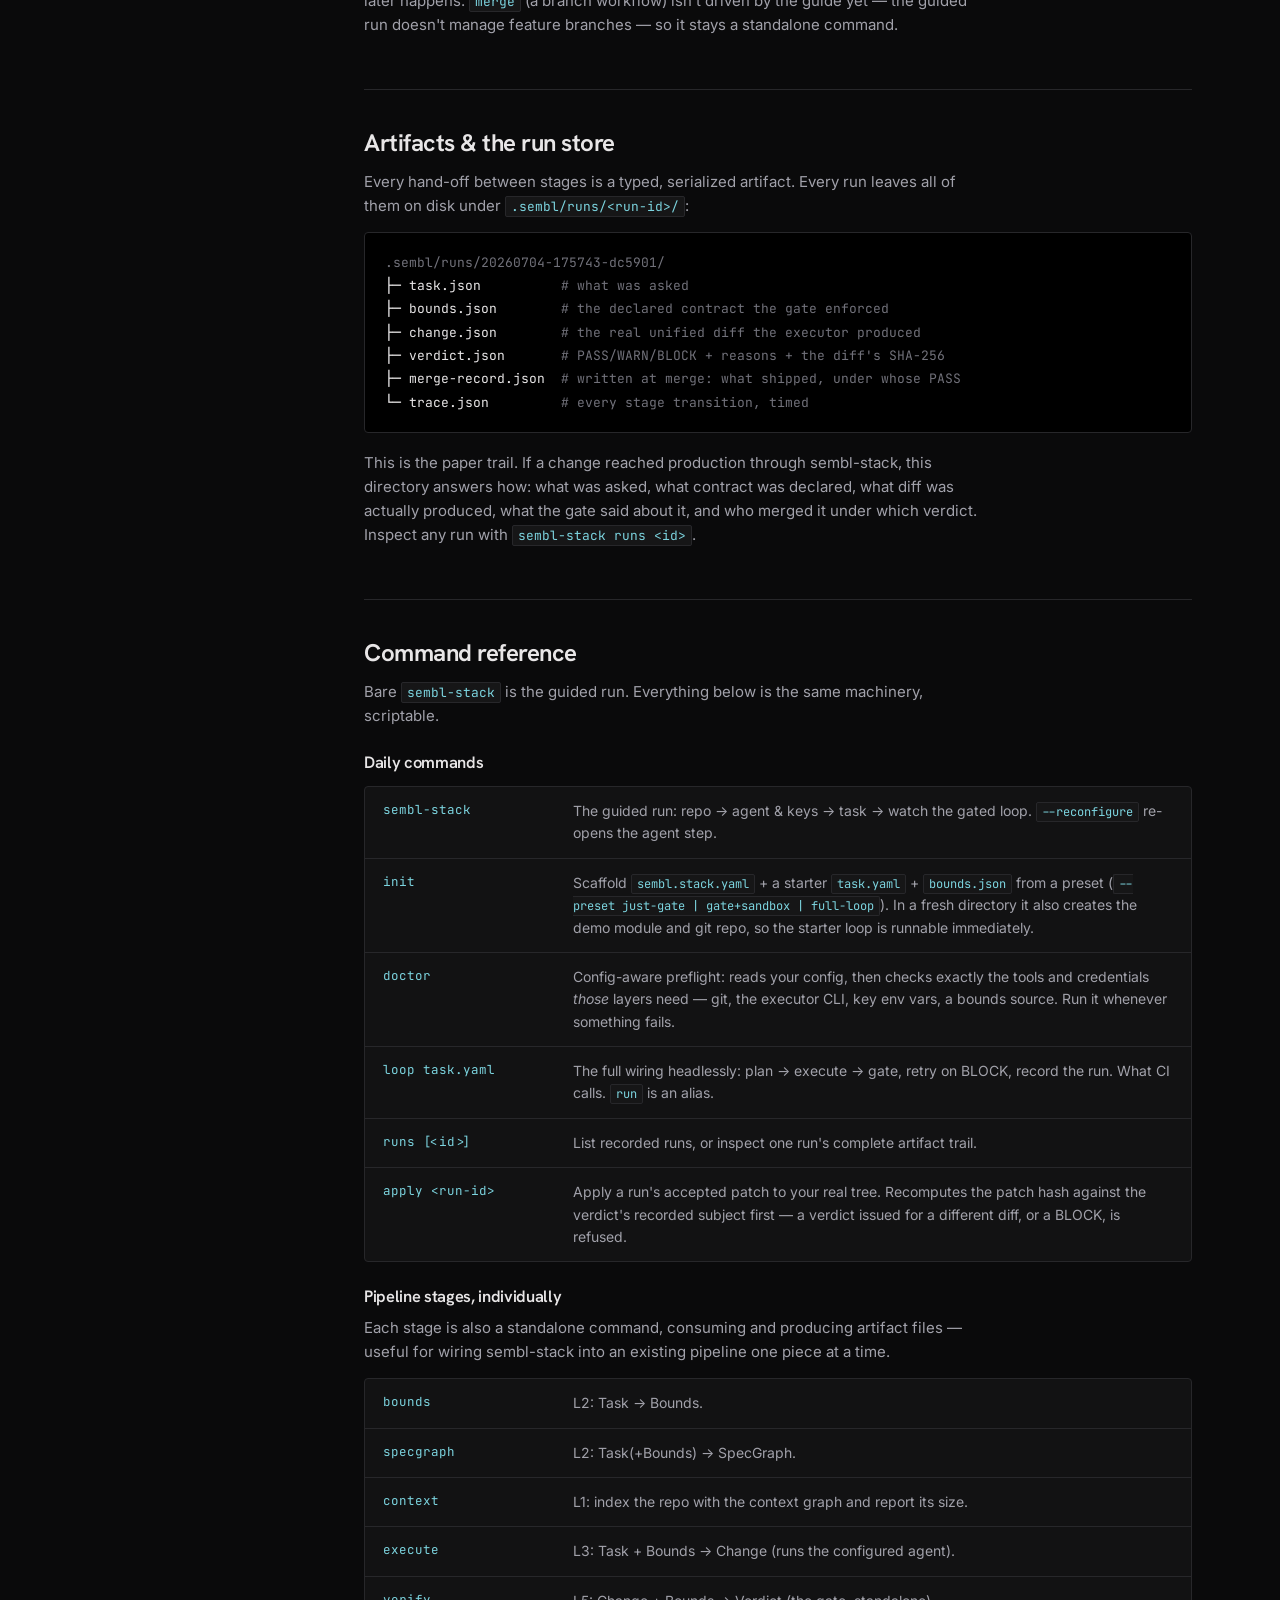
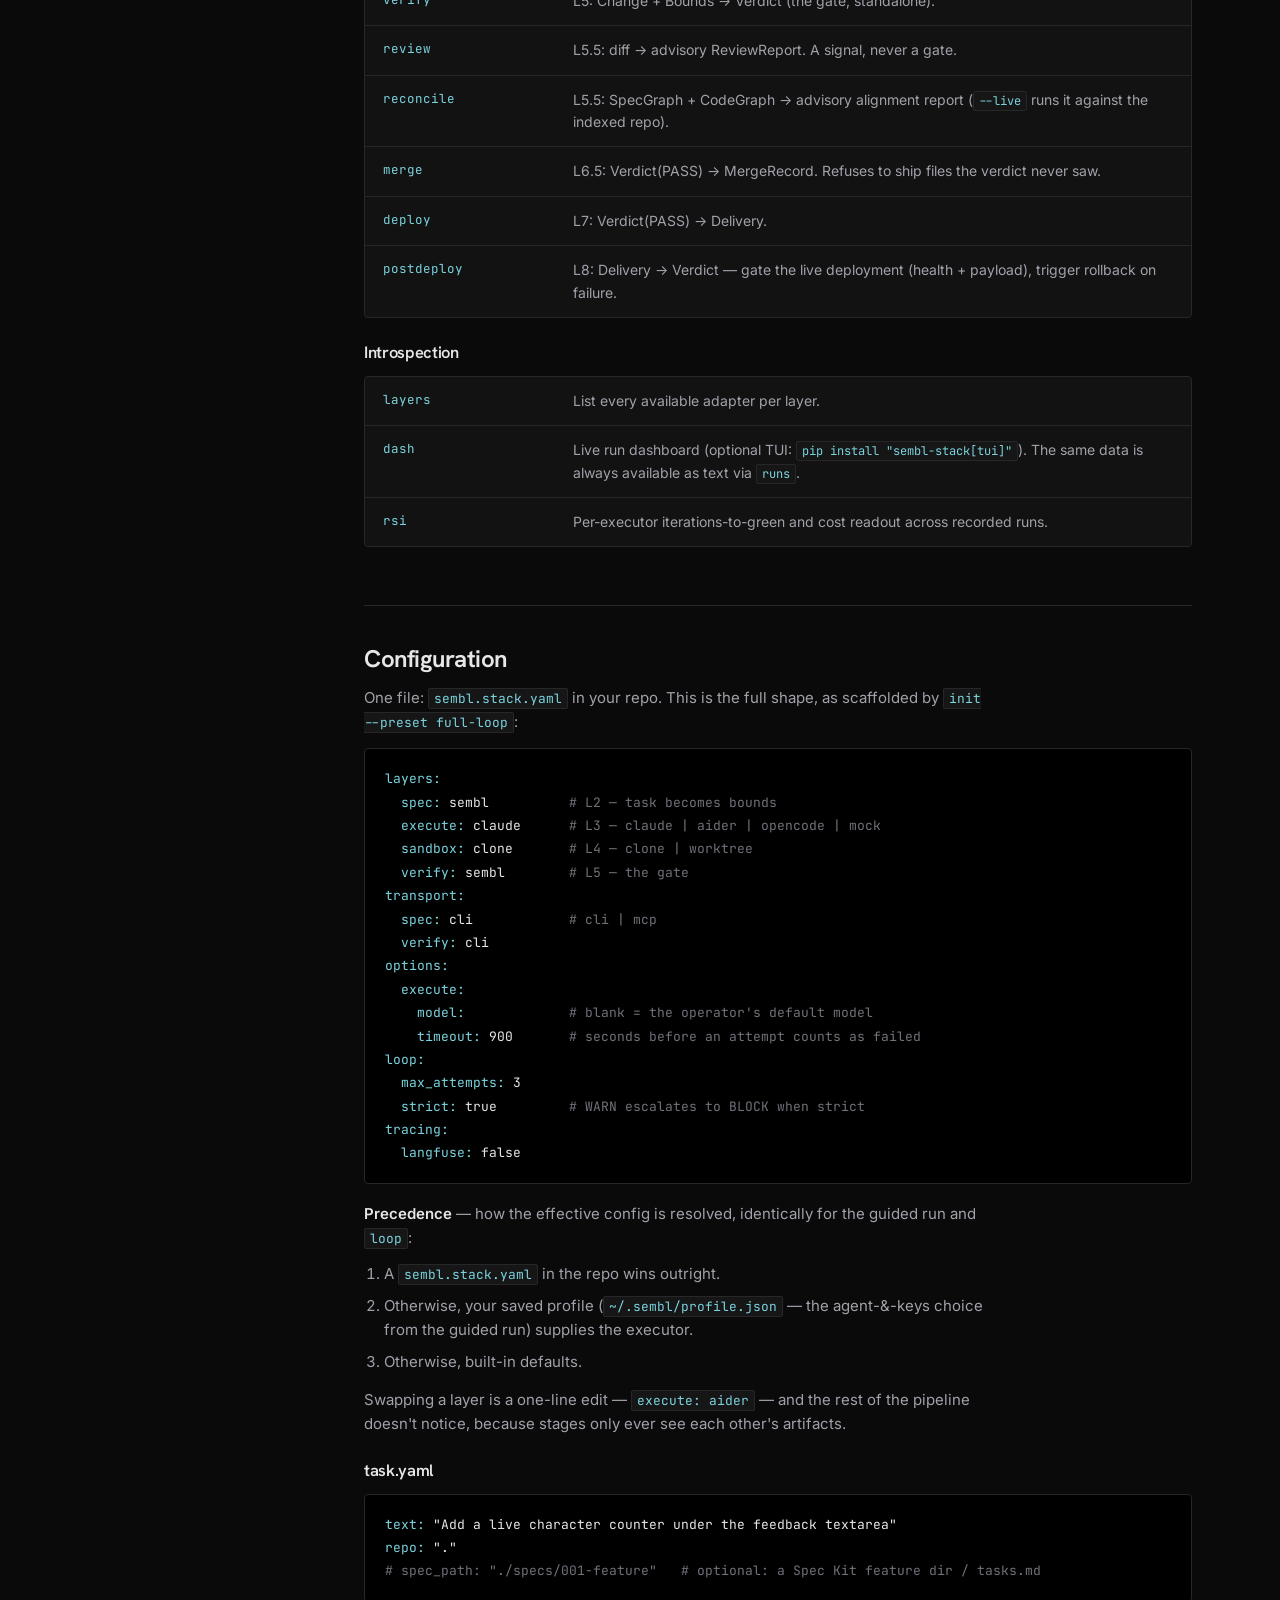
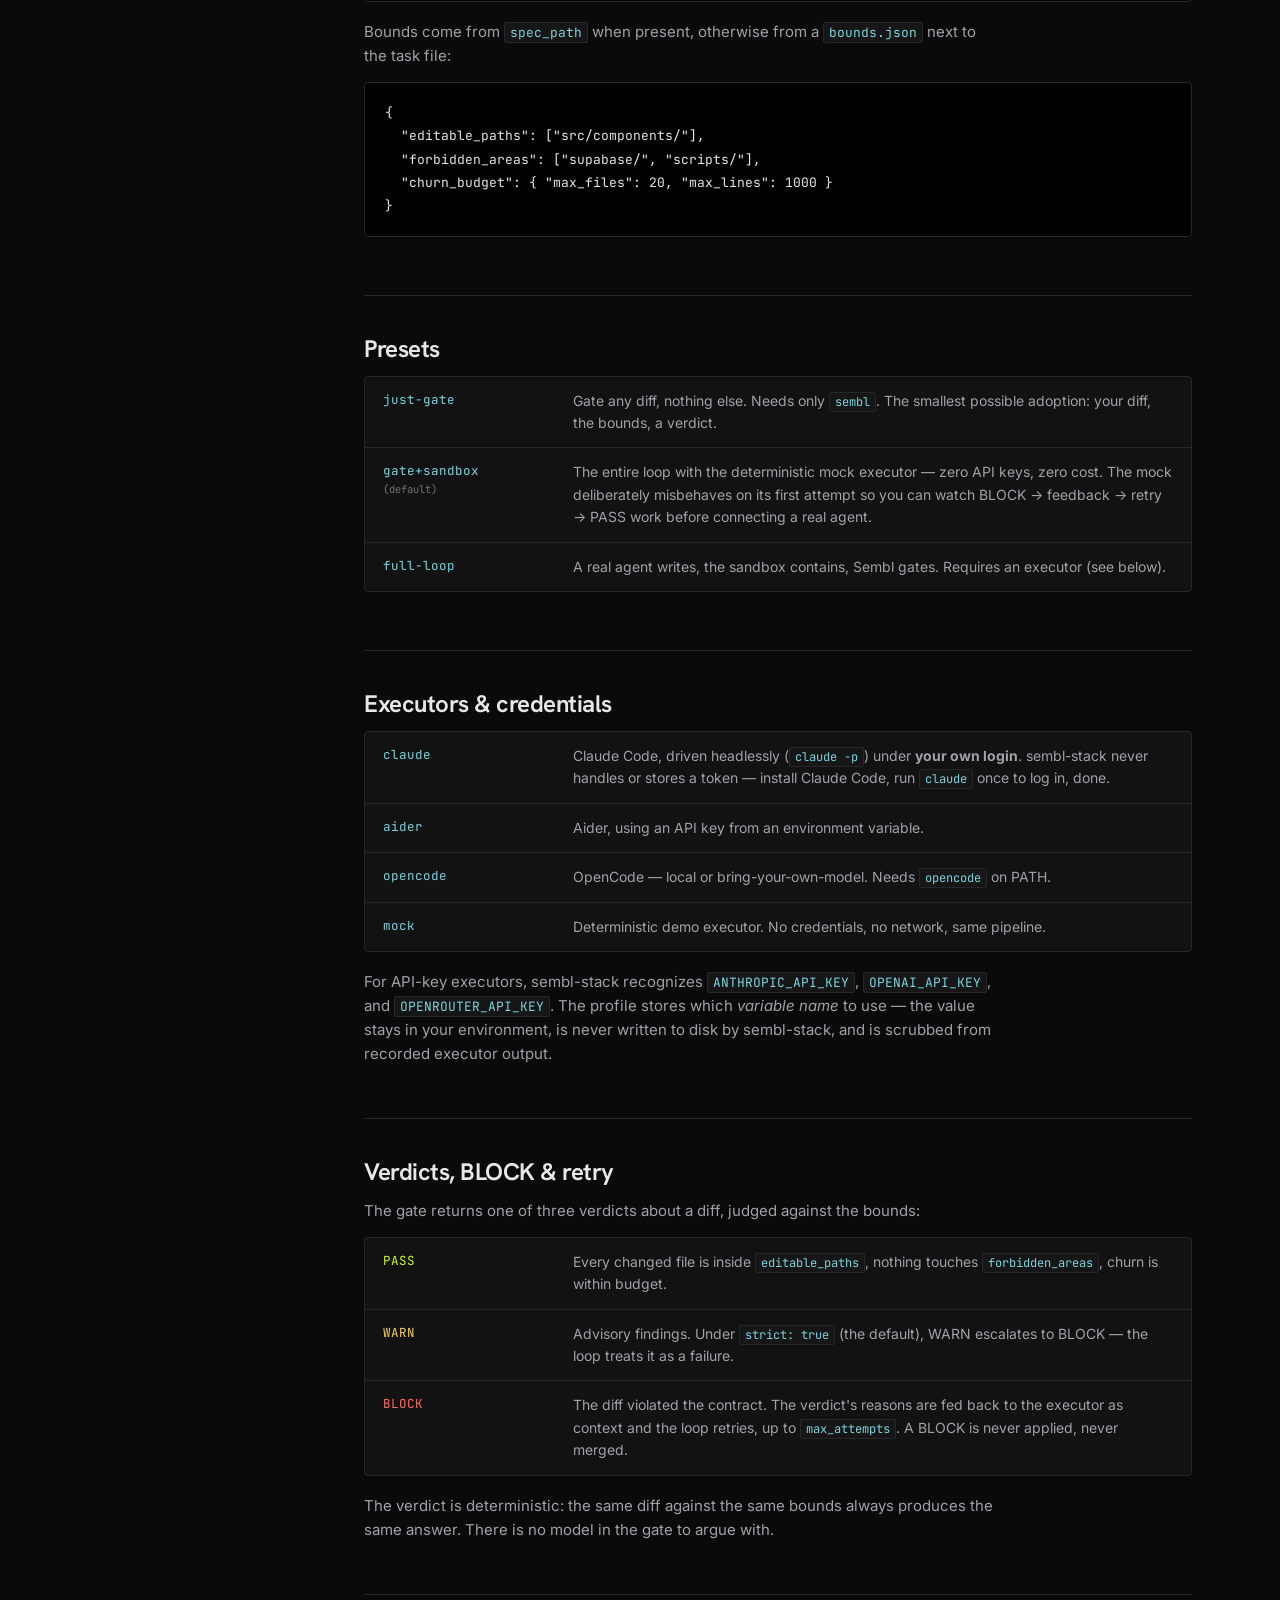
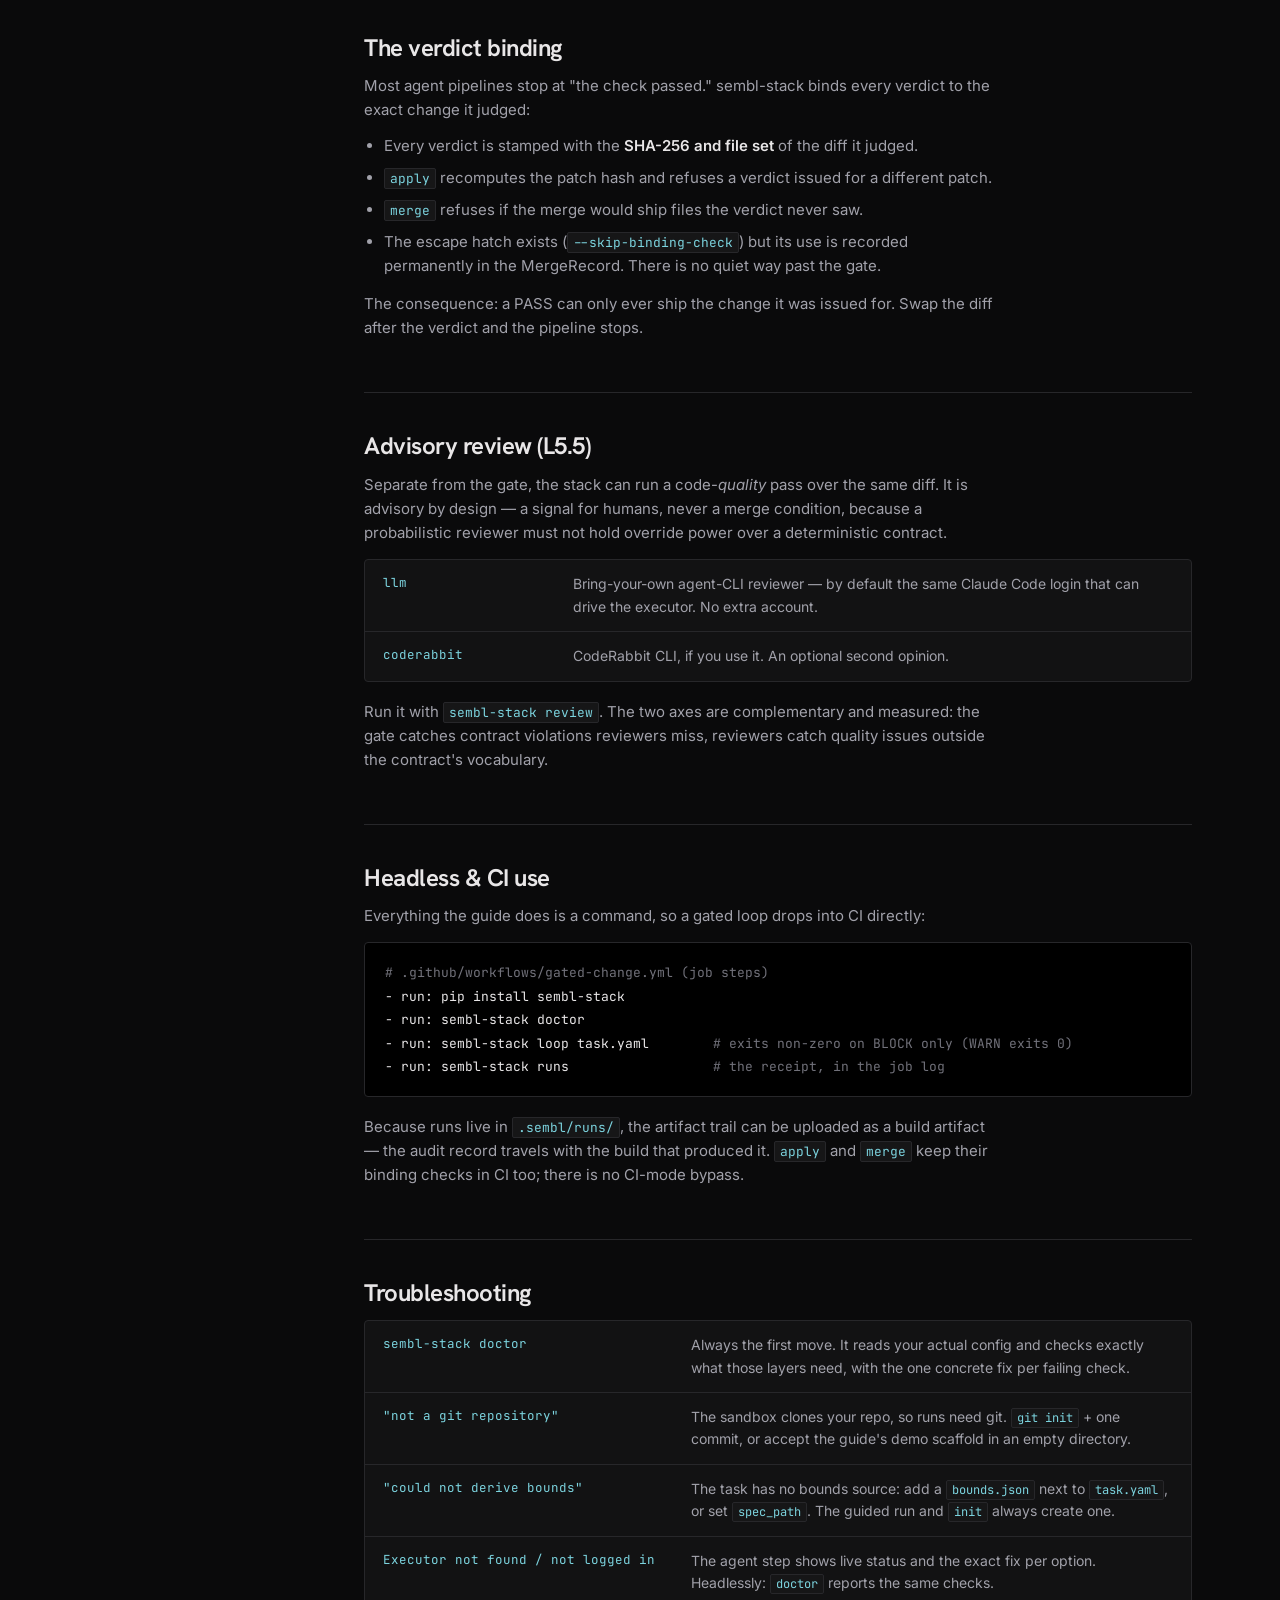
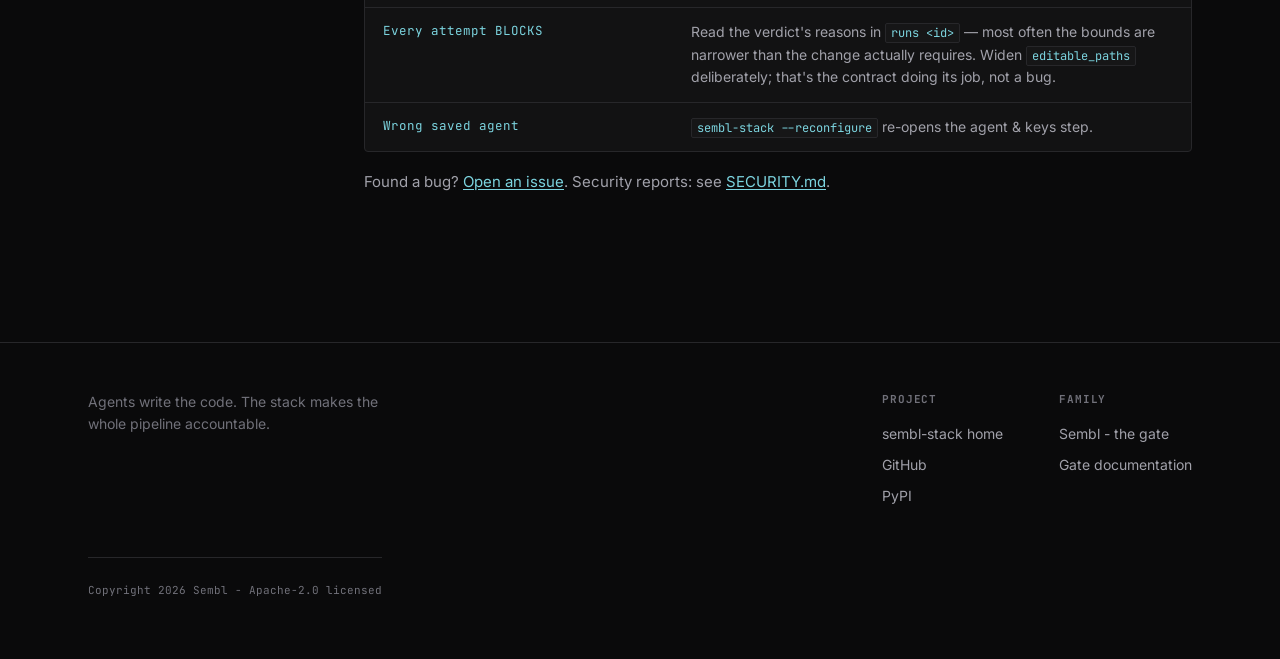
<file: docs/index.html>
<!doctype html>
<html lang="en">
<head>
  <meta charset="utf-8">
  <meta name="viewport" content="width=device-width, initial-scale=1">
  <title>Documentation - sembl-stack</title>
  <meta name="description" content="Complete sembl-stack documentation: the guided run, every command, the sembl.stack.yaml reference, executors and credentials, the run store, BLOCK/retry semantics, and CI usage.">
  <meta name="theme-color" content="#0a0a0b">
  <link rel="icon" href="/favicon.svg" type="image/svg+xml">
  <link rel="preconnect" href="https://fonts.googleapis.com">
  <link rel="preconnect" href="https://fonts.gstatic.com" crossorigin>
  <link href="https://fonts.googleapis.com/css2?family=Hanken+Grotesk:wght@500;600;700&family=Inter:wght@400;500&family=JetBrains+Mono:wght@500;700&display=swap" rel="stylesheet">
  <link rel="stylesheet" href="/styles.css?v=2">
  <link rel="stylesheet" href="/docs/docs.css?v=4">
</head>
<body class="docs-body">
  <header class="header">
    <div class="wrap">
      <a class="brand" href="/" aria-label="sembl-stack home">
        <svg viewBox="0 0 32 32" fill="none" aria-hidden="true">
          <defs>
            <linearGradient id="lg1" x1="0" y1="0" x2="32" y2="32" gradientUnits="userSpaceOnUse">
              <stop stop-color="#7cd4df"/><stop offset="0.55" stop-color="#6aa6ff"/><stop offset="1" stop-color="#ccff00"/>
            </linearGradient>
          </defs>
          <g stroke="url(#lg1)" stroke-width="1.5" stroke-linejoin="round">
            <path d="M16 3 L28 9 L16 15 L4 9 Z"/>
            <path d="M4 15.5 L16 21.5 L28 15.5"/>
            <path d="M4 22 L16 28 L28 22"/>
          </g>
          <circle cx="28" cy="9" r="2.4" fill="#ccff00"/>
        </svg>
        <span>sembl<span class="suffix">-stack</span></span>
      </a>
      <nav class="nav" aria-label="Primary">
        <a href="/#demo">Watch a run</a>
        <a href="/docs" aria-current="page" style="color:var(--text)">Docs</a>
        <a href="https://sembl.vercel.app" title="Sembl - the gate this stack is built around">The gate &nearr;</a>
        <a class="ghost" href="https://github.com/speedvibecode/sembl-stack">
          <svg class="gh-ico" viewBox="0 0 16 16" fill="currentColor" aria-hidden="true"><path d="M8 0C3.58 0 0 3.58 0 8c0 3.54 2.29 6.53 5.47 7.59.4.07.55-.17.55-.38 0-.19-.01-.82-.01-1.49-2.01.37-2.53-.49-2.69-.94-.09-.23-.48-.94-.82-1.13-.28-.15-.68-.52-.01-.53.63-.01 1.08.58 1.23.82.72 1.21 1.87.87 2.33.66.07-.52.28-.87.51-1.07-1.78-.2-3.64-.89-3.64-3.95 0-.87.31-1.59.82-2.15-.08-.2-.36-1.02.08-2.12 0 0 .67-.21 2.2.82a7.6 7.6 0 014-0c1.53-1.04 2.2-.82 2.2-.82.44 1.1.16 1.92.08 2.12.51.56.82 1.27.82 2.15 0 3.07-1.87 3.75-3.65 3.95.29.25.54.73.54 1.48 0 1.07-.01 1.93-.01 2.2 0 .21.15.46.55.38A8.01 8.01 0 0016 8c0-4.42-3.58-8-8-8z"></path></svg>
          GitHub
        </a>
      </nav>
    </div>
  </header>

  <div class="docs-layout wrap">
    <div class="docs-nav-wrap">
      <input type="checkbox" id="docs-nav-toggle" class="docs-nav-toggle-input">
      <label for="docs-nav-toggle" class="docs-nav-toggle">On this page</label>
      <nav class="docs-nav" aria-label="Documentation sections">
        <a href="#overview">Overview</a>
        <a href="#install">Install</a>
        <a href="#guided-run">The guided run</a>
        <a href="#concepts">Artifacts &amp; the run store</a>
        <a href="#commands">Command reference</a>
        <a href="#config">Configuration</a>
        <a href="#presets">Presets</a>
        <a href="#executors">Executors &amp; credentials</a>
        <a href="#verdicts">Verdicts, BLOCK &amp; retry</a>
        <a href="#binding">The verdict binding</a>
        <a href="#review">Advisory review (L5.5)</a>
        <a href="#ci">Headless &amp; CI use</a>
        <a href="#troubleshooting">Troubleshooting</a>
      </nav>
    </div>

    <main class="docs-main">
      <h1>Documentation</h1>
      <p class="docs-intro">Everything on this page is the behavior of the shipped tool, not aspiration.
      The guided run described below ships in <strong>v0.2.0</strong>; every other section applies from v0.1.1 onward.</p>

      <section id="overview">
        <h2>Overview</h2>
        <p>sembl-stack runs the full pipeline around an AI coding agent and makes it accountable.
        The pipeline is nine stages; three you should understand before anything else:</p>
        <ul>
          <li><strong>Bounds</strong> — before the agent runs, the task is turned into a declared contract:
          which paths may change (<code class="inl">editable_paths</code>), which must not
          (<code class="inl">forbidden_areas</code>), and how much churn is acceptable
          (<code class="inl">churn_budget</code>).</li>
          <li><strong>Execute in a sandbox</strong> — the agent writes in a disposable clone of your repo.
          Your working tree is never touched during a run.</li>
          <li><strong>The gate</strong> — <a href="https://sembl.vercel.app">Sembl</a> judges the <em>actual diff</em>
          against the bounds and returns PASS, WARN, or BLOCK, deterministically. A BLOCK is fed back to the
          agent as a retry; it is never applied and never merged.</li>
        </ul>
        <p>What sembl-stack does <em>not</em> promise: that the model writes better code. It promises the
        process around the model is correct, recorded, and can't be talked out of its verdict.</p>
      </section>

      <section id="install">
        <h2>Install</h2>
        <div class="codeblock"><code>pip install sembl-stack</code></div>
        <p>Requirements:</p>
        <ul>
          <li><strong>Python 3.10+</strong></li>
          <li><strong>git</strong> on PATH — the sandbox stage clones your repo, so runs happen inside git repositories</li>
          <li>Optionally, a coding agent for real runs: Claude Code, Aider, or OpenCode (see
          <a href="#executors">Executors</a>). Without one, the <code class="inl">mock</code> executor
          runs the whole pipeline with zero credentials.</li>
        </ul>
        <p>The core install includes the gate (<code class="inl">sembl</code>), the LangGraph
        orchestrator, MCP transport, and the guided run. There is nothing extra to install for the
        default experience.</p>
      </section>

      <section id="guided-run">
        <h2>The guided run</h2>
        <p>Bare <code class="inl">sembl-stack</code> in a repo directory starts an inline, step-by-step
        run in your own terminal — arrow-key choices and plain text prompts, in the style of the
        Claude Code / Codex CLIs. No flags, no YAML editing, no separate app.</p>

        <h3>1 &middot; Repository</h3>
        <p>The guide confirms the directory it detected. If it isn't a git repository, you're offered a
        safe demo scaffold — a tiny module, a git repo, and a starter task, created in place without
        touching anything that exists. Decline it and the guide tells you exactly what to do instead
        (<code class="inl">git init</code> + commit, then relaunch).</p>

        <h3>2 &middot; Agent &amp; keys</h3>
        <p>One list of every way sembl-stack can run AI work, with <em>live</em> status — is Claude
        Code installed, which API-key environment variables are set, is OpenCode on PATH. Options you
        can't use yet are greyed out with the concrete fix next to them. Nothing here ever asks you to
        paste an API key: sembl-stack stores the <em>name</em> of the environment variable, never the value.</p>
        <div class="codeblock"><code><span class="c">? How should AI work run?</span>
<span class="g">&#10095; Claude Code (your login)      found: C:\...\claude.CMD</span>
  API key (env var)             none of ANTHROPIC_API_KEY, OPENAI_API_KEY, OPENROUTER_API_KEY are set
  OpenCode (local/BYO model)    not found on PATH — install and ensure `opencode` is on PATH
  No AI — preview the mechanics always available (deterministic demo executor)</code></div>
        <p>Your choice is saved as a profile (<code class="inl">~/.sembl/profile.json</code>) and the
        step is skipped on the next run. Re-open it any time with
        <code class="inl">sembl-stack --reconfigure</code>.</p>

        <h3>3 &middot; Layers</h3>
        <p>Every stage this factory runs, shown once per repo: <code class="inl">spec</code>,
        <code class="inl">execute</code>, <code class="inl">sandbox</code>, <code class="inl">verify</code>,
        <code class="inl">context</code>, <code class="inl">review</code>, <code class="inl">merge</code>,
        <code class="inl">deploy</code>, <code class="inl">postdeploy</code>. Two are a real arrow-key choice
        today — <code class="inl">context</code> (widen bounds along a coupling graph, or don't) and
        <code class="inl">review</code> (a second-opinion diff reviewer: mock, CodeRabbit, or your own
        agent-CLI) — plus the gate's strictness. The rest show their one current adapter, so the
        swappable shape of the pipeline stays visible even before a second option exists for it. Your
        picks are written to <code class="inl">sembl.stack.yaml</code> and skipped on the next run unless
        you <code class="inl">--reconfigure</code>.</p>

        <h3>4 &middot; The task</h3>
        <p>Describe the change in plain English, then say which paths the agent may touch — prefilled
        with your repo's top-level directories, and with your previous answers on later runs. If you
        picked a real agent (Claude Code or OpenCode), you can ask it to suggest the paths itself: a
        read-only, headless query scopes the task against your actual repo tree before any code gets
        written, and the same suggest-and-filter flow works for the paths it must <em>not</em> touch
        (secrets, CI config, lockfiles, infra). Every suggestion is filtered against paths that really
        exist and shown to you to edit or accept — never applied silently. The guide writes
        <code class="inl">task.yaml</code> and <code class="inl">bounds.json</code> for you; you never
        edit them by hand. Typos are caught the same way
        (<code class="inl">src/componenets doesn't exist — did you mean src/components/?</code>).</p>

        <h3>5 &middot; The run</h3>
        <p>The loop streams stage by stage as it actually happens — L1 says plainly when it's a no-op
        instead of pretending to run, L4 shows the disposable clone opening each attempt, and a first
        attempt getting blocked and retried is never hidden:</p>
        <div class="codeblock"><code>  [&middot;] context     none configured — skipped
  [+] bounds
  [+] sandbox      attempt 1 — disposable clone
  [ ] execute    attempt 1 — agent writing (sandboxed)…
  [+] execute      attempt 1
  <span class="r">[x] gate         BLOCK</span>
  [+] sandbox      attempt 2 — disposable clone
  [+] execute      attempt 2
  <span class="g">[+] gate         PASS</span>

  <span class="g">PASS</span>  (after 2 attempts)

  receipt: .sembl/runs/20260704-175743-dc5901/
  apply:   sembl-stack apply 20260704-175743-dc5901</code></div>
        <p>Nothing has touched your working tree yet. A guided run and a headless
        <code class="inl">sembl-stack loop</code> are byte-identical: same adapters, same artifacts, same
        verdicts. The guide is a front-end to the machinery, not a different machine.</p>

        <h3>6 &middot; Ship it</h3>
        <p>On a PASS or WARN, the post-run menu offers <strong>Ship this change</strong>: apply the
        judged patch to your real working tree (the same binding + dirty-tree guards
        <code class="inl">sembl-stack apply</code> has — this is a shortcut to that code, never a bypass
        of it), an optional commit, an advisory second-opinion review, then deploy (preview or
        production) and a post-deploy health check, all through the exact adapters you picked in step 3.
        Decline any step and nothing later happens. <code class="inl">merge</code> (a branch workflow)
        isn't driven by the guide yet — the guided run doesn't manage feature branches — so it stays a
        standalone command.</p>
      </section>

      <section id="concepts">
        <h2>Artifacts &amp; the run store</h2>
        <p>Every hand-off between stages is a typed, serialized artifact. Every run leaves all of them
        on disk under <code class="inl">.sembl/runs/&lt;run-id&gt;/</code>:</p>
        <div class="codeblock"><code><span class="c">.sembl/runs/20260704-175743-dc5901/</span>
&#9500;&#9472; task.json          <span class="c"># what was asked</span>
&#9500;&#9472; bounds.json        <span class="c"># the declared contract the gate enforced</span>
&#9500;&#9472; change.json        <span class="c"># the real unified diff the executor produced</span>
&#9500;&#9472; verdict.json       <span class="c"># PASS/WARN/BLOCK + reasons + the diff's SHA-256</span>
&#9500;&#9472; merge-record.json  <span class="c"># written at merge: what shipped, under whose PASS</span>
&#9492;&#9472; trace.json         <span class="c"># every stage transition, timed</span></code></div>
        <p>This is the paper trail. If a change reached production through sembl-stack, this directory
        answers how: what was asked, what contract was declared, what diff was actually produced, what
        the gate said about it, and who merged it under which verdict. Inspect any run with
        <code class="inl">sembl-stack runs &lt;id&gt;</code>.</p>
      </section>

      <section id="commands">
        <h2>Command reference</h2>
        <p>Bare <code class="inl">sembl-stack</code> is the guided run. Everything below is the same
        machinery, scriptable.</p>

        <h3>Daily commands</h3>
        <table class="docs-table">
          <tr><td><code>sembl-stack</code></td>
              <td>The guided run: repo &rarr; agent &amp; keys &rarr; task &rarr; watch the gated loop.
              <code class="inl">--reconfigure</code> re-opens the agent step.</td></tr>
          <tr><td><code>init</code></td>
              <td>Scaffold <code class="inl">sembl.stack.yaml</code> + a starter
              <code class="inl">task.yaml</code> + <code class="inl">bounds.json</code> from a preset
              (<code class="inl">--preset just-gate | gate+sandbox | full-loop</code>). In a fresh
              directory it also creates the demo module and git repo, so the starter loop is runnable
              immediately.</td></tr>
          <tr><td><code>doctor</code></td>
              <td>Config-aware preflight: reads your config, then checks exactly the tools and
              credentials <em>those</em> layers need — git, the executor CLI, key env vars, a bounds
              source. Run it whenever something fails.</td></tr>
          <tr><td><code>loop task.yaml</code></td>
              <td>The full wiring headlessly: plan &rarr; execute &rarr; gate, retry on BLOCK, record
              the run. What CI calls. <code class="inl">run</code> is an alias.</td></tr>
          <tr><td><code>runs [&lt;id&gt;]</code></td>
              <td>List recorded runs, or inspect one run's complete artifact trail.</td></tr>
          <tr><td><code>apply &lt;run-id&gt;</code></td>
              <td>Apply a run's accepted patch to your real tree. Recomputes the patch hash against the
              verdict's recorded subject first — a verdict issued for a different diff, or a BLOCK, is
              refused.</td></tr>
        </table>

        <h3>Pipeline stages, individually</h3>
        <p>Each stage is also a standalone command, consuming and producing artifact files — useful for
        wiring sembl-stack into an existing pipeline one piece at a time.</p>
        <table class="docs-table">
          <tr><td><code>bounds</code></td><td>L2: Task &rarr; Bounds.</td></tr>
          <tr><td><code>specgraph</code></td><td>L2: Task(+Bounds) &rarr; SpecGraph.</td></tr>
          <tr><td><code>context</code></td><td>L1: index the repo with the context graph and report its size.</td></tr>
          <tr><td><code>execute</code></td><td>L3: Task + Bounds &rarr; Change (runs the configured agent).</td></tr>
          <tr><td><code>verify</code></td><td>L5: Change + Bounds &rarr; Verdict (the gate, standalone).</td></tr>
          <tr><td><code>review</code></td><td>L5.5: diff &rarr; advisory ReviewReport. A signal, never a gate.</td></tr>
          <tr><td><code>reconcile</code></td><td>L5.5: SpecGraph + CodeGraph &rarr; advisory alignment report
              (<code class="inl">--live</code> runs it against the indexed repo).</td></tr>
          <tr><td><code>merge</code></td><td>L6.5: Verdict(PASS) &rarr; MergeRecord. Refuses to ship files the
              verdict never saw.</td></tr>
          <tr><td><code>deploy</code></td><td>L7: Verdict(PASS) &rarr; Delivery.</td></tr>
          <tr><td><code>postdeploy</code></td><td>L8: Delivery &rarr; Verdict — gate the live deployment
              (health + payload), trigger rollback on failure.</td></tr>
        </table>

        <h3>Introspection</h3>
        <table class="docs-table">
          <tr><td><code>layers</code></td><td>List every available adapter per layer.</td></tr>
          <tr><td><code>dash</code></td><td>Live run dashboard (optional TUI:
              <code class="inl">pip install "sembl-stack[tui]"</code>). The same data is always available
              as text via <code class="inl">runs</code>.</td></tr>
          <tr><td><code>rsi</code></td><td>Per-executor iterations-to-green and cost readout across recorded runs.</td></tr>
        </table>
      </section>

      <section id="config">
        <h2>Configuration</h2>
        <p>One file: <code class="inl">sembl.stack.yaml</code> in your repo. This is the full shape,
        as scaffolded by <code class="inl">init --preset full-loop</code>:</p>
        <div class="codeblock"><code><span class="y">layers:</span>
  <span class="y">spec:</span> sembl          <span class="c"># L2 — task becomes bounds</span>
  <span class="y">execute:</span> claude      <span class="c"># L3 — claude | aider | opencode | mock</span>
  <span class="y">sandbox:</span> clone       <span class="c"># L4 — clone | worktree</span>
  <span class="y">verify:</span> sembl        <span class="c"># L5 — the gate</span>
<span class="y">transport:</span>
  <span class="y">spec:</span> cli            <span class="c"># cli | mcp</span>
  <span class="y">verify:</span> cli
<span class="y">options:</span>
  <span class="y">execute:</span>
    <span class="y">model:</span>             <span class="c"># blank = the operator's default model</span>
    <span class="y">timeout:</span> 900       <span class="c"># seconds before an attempt counts as failed</span>
<span class="y">loop:</span>
  <span class="y">max_attempts:</span> 3
  <span class="y">strict:</span> true         <span class="c"># WARN escalates to BLOCK when strict</span>
<span class="y">tracing:</span>
  <span class="y">langfuse:</span> false</code></div>
        <p><strong>Precedence</strong> — how the effective config is resolved, identically for the
        guided run and <code class="inl">loop</code>:</p>
        <ol>
          <li>A <code class="inl">sembl.stack.yaml</code> in the repo wins outright.</li>
          <li>Otherwise, your saved profile (<code class="inl">~/.sembl/profile.json</code> — the
          agent-&amp;-keys choice from the guided run) supplies the executor.</li>
          <li>Otherwise, built-in defaults.</li>
        </ol>
        <p>Swapping a layer is a one-line edit — <code class="inl">execute: aider</code> — and the rest
        of the pipeline doesn't notice, because stages only ever see each other's artifacts.</p>

        <h3>task.yaml</h3>
        <div class="codeblock"><code><span class="y">text:</span> "Add a live character counter under the feedback textarea"
<span class="y">repo:</span> "."
<span class="c"># spec_path: "./specs/001-feature"   # optional: a Spec Kit feature dir / tasks.md</span></code></div>
        <p>Bounds come from <code class="inl">spec_path</code> when present, otherwise from a
        <code class="inl">bounds.json</code> next to the task file:</p>
        <div class="codeblock"><code>{
  "editable_paths": ["src/components/"],
  "forbidden_areas": ["supabase/", "scripts/"],
  "churn_budget": { "max_files": 20, "max_lines": 1000 }
}</code></div>
      </section>

      <section id="presets">
        <h2>Presets</h2>
        <table class="docs-table">
          <tr><td><code>just-gate</code></td>
              <td>Gate any diff, nothing else. Needs only <code class="inl">sembl</code>. The smallest
              possible adoption: your diff, the bounds, a verdict.</td></tr>
          <tr><td><code>gate+sandbox</code> <span class="docs-note">(default)</span></td>
              <td>The entire loop with the deterministic mock executor — zero API keys, zero cost. The
              mock deliberately misbehaves on its first attempt so you can watch BLOCK &rarr; feedback
              &rarr; retry &rarr; PASS work before connecting a real agent.</td></tr>
          <tr><td><code>full-loop</code></td>
              <td>A real agent writes, the sandbox contains, Sembl gates. Requires an executor
              (see below).</td></tr>
        </table>
      </section>

      <section id="executors">
        <h2>Executors &amp; credentials</h2>
        <table class="docs-table">
          <tr><td><code>claude</code></td>
              <td>Claude Code, driven headlessly (<code class="inl">claude -p</code>) under
              <strong>your own login</strong>. sembl-stack never handles or stores a token — install
              Claude Code, run <code class="inl">claude</code> once to log in, done.</td></tr>
          <tr><td><code>aider</code></td>
              <td>Aider, using an API key from an environment variable.</td></tr>
          <tr><td><code>opencode</code></td>
              <td>OpenCode — local or bring-your-own-model. Needs <code class="inl">opencode</code> on PATH.</td></tr>
          <tr><td><code>mock</code></td>
              <td>Deterministic demo executor. No credentials, no network, same pipeline.</td></tr>
        </table>
        <p>For API-key executors, sembl-stack recognizes <code class="inl">ANTHROPIC_API_KEY</code>,
        <code class="inl">OPENAI_API_KEY</code>, and <code class="inl">OPENROUTER_API_KEY</code>. The
        profile stores which <em>variable name</em> to use — the value stays in your environment, is
        never written to disk by sembl-stack, and is scrubbed from recorded executor output.</p>
      </section>

      <section id="verdicts">
        <h2>Verdicts, BLOCK &amp; retry</h2>
        <p>The gate returns one of three verdicts about a diff, judged against the bounds:</p>
        <table class="docs-table">
          <tr><td><code class="v-pass">PASS</code></td>
              <td>Every changed file is inside <code class="inl">editable_paths</code>, nothing touches
              <code class="inl">forbidden_areas</code>, churn is within budget.</td></tr>
          <tr><td><code class="v-warn">WARN</code></td>
              <td>Advisory findings. Under <code class="inl">strict: true</code> (the default), WARN
              escalates to BLOCK — the loop treats it as a failure.</td></tr>
          <tr><td><code class="v-block">BLOCK</code></td>
              <td>The diff violated the contract. The verdict's reasons are fed back to the executor as
              context and the loop retries, up to <code class="inl">max_attempts</code>. A BLOCK is
              never applied, never merged.</td></tr>
        </table>
        <p>The verdict is deterministic: the same diff against the same bounds always produces the same
        answer. There is no model in the gate to argue with.</p>
      </section>

      <section id="binding">
        <h2>The verdict binding</h2>
        <p>Most agent pipelines stop at "the check passed." sembl-stack binds every verdict to the
        exact change it judged:</p>
        <ul>
          <li>Every verdict is stamped with the <strong>SHA-256 and file set</strong> of the diff it judged.</li>
          <li><code class="inl">apply</code> recomputes the patch hash and refuses a verdict issued for
          a different patch.</li>
          <li><code class="inl">merge</code> refuses if the merge would ship files the verdict never saw.</li>
          <li>The escape hatch exists (<code class="inl">--skip-binding-check</code>) but its use is
          recorded permanently in the MergeRecord. There is no quiet way past the gate.</li>
        </ul>
        <p>The consequence: a PASS can only ever ship the change it was issued for. Swap the diff after
        the verdict and the pipeline stops.</p>
      </section>

      <section id="review">
        <h2>Advisory review (L5.5)</h2>
        <p>Separate from the gate, the stack can run a code-<em>quality</em> pass over the same diff.
        It is advisory by design — a signal for humans, never a merge condition, because a
        probabilistic reviewer must not hold override power over a deterministic contract.</p>
        <table class="docs-table">
          <tr><td><code>llm</code></td>
              <td>Bring-your-own agent-CLI reviewer — by default the same Claude Code login that can
              drive the executor. No extra account.</td></tr>
          <tr><td><code>coderabbit</code></td>
              <td>CodeRabbit CLI, if you use it. An optional second opinion.</td></tr>
        </table>
        <p>Run it with <code class="inl">sembl-stack review</code>. The two axes are complementary and
        measured: the gate catches contract violations reviewers miss, reviewers catch quality issues
        outside the contract's vocabulary.</p>
      </section>

      <section id="ci">
        <h2>Headless &amp; CI use</h2>
        <p>Everything the guide does is a command, so a gated loop drops into CI directly:</p>
        <div class="codeblock"><code><span class="c"># .github/workflows/gated-change.yml (job steps)</span>
- run: pip install sembl-stack
- run: sembl-stack doctor
- run: sembl-stack loop task.yaml        <span class="c"># exits non-zero on BLOCK only (WARN exits 0)</span>
- run: sembl-stack runs                  <span class="c"># the receipt, in the job log</span></code></div>
        <p>Because runs live in <code class="inl">.sembl/runs/</code>, the artifact trail can be
        uploaded as a build artifact — the audit record travels with the build that produced it.
        <code class="inl">apply</code> and <code class="inl">merge</code> keep their binding checks in
        CI too; there is no CI-mode bypass.</p>
      </section>

      <section id="troubleshooting">
        <h2>Troubleshooting</h2>
        <table class="docs-table">
          <tr><td><code>sembl-stack doctor</code></td>
              <td>Always the first move. It reads your actual config and checks exactly what those
              layers need, with the one concrete fix per failing check.</td></tr>
          <tr><td>"not a git repository"</td>
              <td>The sandbox clones your repo, so runs need git. <code class="inl">git init</code> +
              one commit, or accept the guide's demo scaffold in an empty directory.</td></tr>
          <tr><td>"could not derive bounds"</td>
              <td>The task has no bounds source: add a <code class="inl">bounds.json</code> next to
              <code class="inl">task.yaml</code>, or set <code class="inl">spec_path</code>. The guided
              run and <code class="inl">init</code> always create one.</td></tr>
          <tr><td>Executor not found / not logged in</td>
              <td>The agent step shows live status and the exact fix per option. Headlessly:
              <code class="inl">doctor</code> reports the same checks.</td></tr>
          <tr><td>Every attempt BLOCKS</td>
              <td>Read the verdict's reasons in <code class="inl">runs &lt;id&gt;</code> — most often
              the bounds are narrower than the change actually requires. Widen
              <code class="inl">editable_paths</code> deliberately; that's the contract doing its job,
              not a bug.</td></tr>
          <tr><td>Wrong saved agent</td>
              <td><code class="inl">sembl-stack --reconfigure</code> re-opens the agent &amp; keys step.</td></tr>
        </table>
        <p>Found a bug? <a href="https://github.com/speedvibecode/sembl-stack/issues">Open an issue</a>.
        Security reports: see <a href="https://github.com/speedvibecode/sembl-stack/blob/master/SECURITY.md">SECURITY.md</a>.</p>
      </section>
    </main>
  </div>

  <footer class="footer">
    <div class="wrap">
      <div class="f-brand">
        <p>Agents write the code. The stack makes the whole pipeline accountable.</p>
      </div>
      <div class="f-links">
        <div class="f-col">
          <h4>Project</h4>
          <a href="/">sembl-stack home</a>
          <a href="https://github.com/speedvibecode/sembl-stack">GitHub</a>
          <a href="https://pypi.org/project/sembl-stack/">PyPI</a>
        </div>
        <div class="f-col">
          <h4>Family</h4>
          <a href="https://sembl.vercel.app">Sembl - the gate</a>
          <a href="https://sembl.vercel.app/docs">Gate documentation</a>
        </div>
      </div>
    </div>
    <div class="wrap"><div class="copyright">Copyright 2026 Sembl - Apache-2.0 licensed</div></div>
  </footer>
</body>
</html>
</file>
<file: styles.css>
/* sembl-stack site — same industrial system as the sembl site.
   Onyx surfaces, 1px beams instead of shadows. The stack leads with cyan
   (the pipeline); safety-green stays the verdict color (PASS), coral is BLOCK. */

:root {
  --onyx: #0a0a0b;
  --charcoal: #121213;
  --surface-1: #161617;
  --surface-2: #1c1b1c;
  --surface-3: #232224;
  --beam: #27272a;
  --beam-bright: #3a393a;

  --text: #e8e6e7;
  --text-dim: #a1a1aa;
  --text-faint: #71717a;

  --green: #ccff00;
  --green-dim: #abd600;
  --cyan: #7cd4df;
  --cyan-dim: #56aab5;
  --cyan-deep: #0e7c86;
  --coral: #ff6f61;
  --coral-dim: #c8463b;

  --font-head: "Hanken Grotesk", system-ui, sans-serif;
  --font-body: "Inter", system-ui, sans-serif;
  --font-mono: "JetBrains Mono", ui-monospace, monospace;

  --radius: 4px;
  --margin: 48px;
  --max: 1200px;
  --header-h: 64px;
}

* { box-sizing: border-box; margin: 0; padding: 0; }

html { scroll-behavior: smooth; -webkit-text-size-adjust: 100%; }
@media (prefers-reduced-motion: reduce) { html { scroll-behavior: auto; } }

body {
  font-family: var(--font-body);
  font-size: 16px;
  line-height: 1.6;
  color: var(--text);
  background: var(--onyx);
  -webkit-font-smoothing: antialiased;
  overflow-x: hidden;
}

/* Fixed blueprint grid behind everything */
.grid-bg {
  position: fixed;
  inset: 0;
  z-index: -2;
  background-image:
    linear-gradient(to right, rgba(255, 255, 255, 0.022) 1px, transparent 1px),
    linear-gradient(to bottom, rgba(255, 255, 255, 0.022) 1px, transparent 1px);
  background-size: 48px 48px;
  pointer-events: none;
}
.grid-bg::after {
  content: "";
  position: absolute;
  inset: 0;
  background: radial-gradient(ellipse 80% 50% at 50% 0%, rgba(124, 212, 223, 0.055), transparent 70%);
}

a { color: inherit; text-decoration: none; }

.wrap { width: 100%; max-width: var(--max); margin: 0 auto; padding: 0 var(--margin); }

.section { padding: 96px 0; position: relative; }
.section + .section { border-top: 1px solid var(--beam); }

h1, h2, h3 { font-family: var(--font-head); font-weight: 650; letter-spacing: -0.02em; line-height: 1.08; }

.section-head { max-width: 660px; margin-bottom: 48px; }
.section-head h2 { font-size: clamp(28px, 4vw, 40px); margin: 0 0 12px; }
.section-head p { color: var(--text-dim); font-size: 17px; }
.section-head strong { color: var(--text); font-weight: 600; }

code.inl {
  font-family: var(--font-mono);
  font-size: 0.86em;
  color: var(--cyan);
  background: var(--surface-1);
  border: 1px solid var(--beam);
  border-radius: 2px;
  padding: 1px 5px;
}

/* -- Header -------------------------------------------------- */
.header {
  position: sticky;
  top: 0;
  z-index: 50;
  height: var(--header-h);
  display: flex;
  align-items: center;
  border-bottom: 1px solid var(--beam);
  background: rgba(10, 10, 11, 0.72);
  backdrop-filter: blur(12px);
}
.header .wrap { display: flex; align-items: center; justify-content: space-between; }
.brand { display: flex; align-items: center; gap: 10px; font-family: var(--font-head); font-weight: 650; font-size: 18px; }
.brand svg { width: 26px; height: 26px; display: block; }
.brand .suffix { color: var(--cyan); }
.nav { display: flex; align-items: center; gap: 26px; }
.nav a {
  font-family: var(--font-mono);
  font-size: 12px;
  letter-spacing: 0.04em;
  color: var(--text-dim);
  transition: color 0.18s;
}
.nav a:hover { color: var(--text); }
.nav .ghost {
  border: 1px solid var(--beam-bright);
  padding: 8px 16px;
  border-radius: var(--radius);
  color: var(--text);
  display: inline-flex;
  align-items: center;
  gap: 8px;
  transition: border-color 0.18s, color 0.18s;
}
.nav .ghost:hover { border-color: var(--cyan); color: var(--cyan); }
.gh-ico { width: 15px; height: 15px; display: block; flex-shrink: 0; }

/* Scroll progress beam */
.progress {
  position: fixed;
  top: 0; left: 0;
  height: 2px;
  width: 0%;
  background: var(--cyan);
  z-index: 60;
  box-shadow: 0 0 12px rgba(124, 212, 223, 0.6);
}

/* -- Hero ---------------------------------------------------- */
.hero { padding: 80px 0 72px; position: relative; }
.status-chip {
  display: inline-flex;
  align-items: center;
  font-family: var(--font-mono);
  font-size: 11px;
  font-weight: 700;
  letter-spacing: 0.1em;
  text-transform: uppercase;
  color: var(--text-dim);
  border: 1px solid var(--beam);
  border-radius: var(--radius);
  padding: 6px 12px;
  background: var(--charcoal);
}

.hero h1 { font-size: clamp(38px, 5.6vw, 62px); margin: 22px 0 20px; font-weight: 700; max-width: 17em; }
.hero h1 .accent { color: var(--cyan); }
.hero-lede { font-size: 19px; color: var(--text-dim); max-width: 42em; }
.hero-lede strong { color: var(--text); font-weight: 600; }
.hero-actions { display: flex; align-items: center; gap: 14px; margin-top: 32px; flex-wrap: wrap; }

.btn {
  display: inline-flex;
  align-items: center;
  gap: 9px;
  font-family: var(--font-mono);
  font-size: 13px;
  font-weight: 600;
  border-radius: var(--radius);
  padding: 12px 18px;
  cursor: pointer;
  border: 1px solid transparent;
  transition: background 0.18s, border-color 0.18s, color 0.18s;
}
.btn-ghost { border-color: var(--beam-bright); color: var(--text); }
.btn-ghost:hover { border-color: var(--cyan); color: var(--cyan); }

.copy-cmd {
  display: inline-flex;
  align-items: center;
  gap: 12px;
  font-family: var(--font-mono);
  font-size: 13px;
  background: #000;
  border: 1px solid var(--beam);
  border-radius: var(--radius);
  padding: 11px 14px;
  color: var(--text);
  cursor: pointer;
  transition: border-color 0.18s;
}
.copy-cmd:hover { border-color: var(--cyan-dim); }
.copy-cmd .prompt { color: var(--cyan); }
.copy-cmd .hint { color: var(--text-faint); font-size: 11px; }
.copy-cmd.copied .hint { color: var(--green); }

/* -- The demo (terminal + stage rail) ------------------------- */
.demo { margin-top: 56px; }
.demo-frame {
  display: grid;
  grid-template-columns: 1fr 236px;
  border: 1px solid var(--beam);
  border-radius: var(--radius);
  background: #000;
  overflow: hidden;
}
.demo-frame .terminal { border: 0; border-right: 1px solid var(--beam); border-radius: 0; box-shadow: none; }

.terminal {
  position: relative;
  border: 1px solid var(--beam);
  border-radius: var(--radius);
  background: #000;
  overflow: hidden;
}
.terminal-bar {
  display: flex;
  align-items: center;
  gap: 7px;
  padding: 11px 14px;
  border-bottom: 1px solid var(--beam);
  background: var(--charcoal);
}
.terminal-bar i { width: 11px; height: 11px; border-radius: 50%; background: var(--surface-3); display: block; }
.terminal-bar i:nth-child(1) { background: #3a2a2a; }
.terminal-bar i:nth-child(2) { background: #3a352a; }
.terminal-bar span { margin-left: 8px; font-family: var(--font-mono); font-size: 11px; color: var(--text-faint); }
.terminal-bar .replay {
  margin-left: auto;
  font-family: var(--font-mono);
  font-size: 11px;
  color: var(--text-dim);
  background: none;
  border: 1px solid var(--beam-bright);
  border-radius: 2px;
  padding: 3px 10px;
  cursor: pointer;
  transition: color 0.18s, border-color 0.18s;
}
.terminal-bar .replay:hover { color: var(--cyan); border-color: var(--cyan); }

.terminal-body {
  padding: 20px;
  font-family: var(--font-mono);
  font-size: 13px;
  line-height: 1.85;
  min-height: 468px;
}
.terminal-body .line { display: block; white-space: pre-wrap; }
.c-prompt { color: var(--cyan); }
.c-cmd { color: var(--text); }
.c-dim { color: var(--text-faint); }
.c-ok { color: var(--green); }
.c-cyan { color: var(--cyan); }
.c-err { color: var(--coral); }
.c-warn { color: #f3cf5c; }
.cursor { display: inline-block; width: 8px; height: 15px; background: var(--cyan); vertical-align: text-bottom; animation: blink 1.1s step-end infinite; }
@keyframes blink { 50% { opacity: 0; } }
@media (prefers-reduced-motion: reduce) { .cursor { animation: none; } }

/* Stage rail */
.rail { background: var(--charcoal); padding: 16px 0; }
.rail-title {
  font-family: var(--font-mono);
  font-size: 10px;
  font-weight: 700;
  letter-spacing: 0.12em;
  text-transform: uppercase;
  color: var(--text-faint);
  padding: 0 18px 12px;
  border-bottom: 1px solid var(--beam);
}
.rail-stages { padding: 12px 0; }
.stage {
  display: grid;
  grid-template-columns: 14px 34px 1fr;
  align-items: center;
  gap: 10px;
  padding: 7px 18px;
  font-family: var(--font-mono);
  font-size: 12px;
  color: var(--text-faint);
  position: relative;
}
.stage .pip {
  width: 7px; height: 7px;
  border-radius: 50%;
  border: 1px solid var(--beam-bright);
  background: transparent;
  justify-self: center;
}
.stage .lx { font-size: 10.5px; font-weight: 700; letter-spacing: 0.04em; }
.stage .nm { font-size: 12px; letter-spacing: 0.01em; }
.stage.running { color: var(--cyan); }
.stage.running .pip { border-color: var(--cyan); background: var(--cyan); animation: pulse-cyan 1.2s infinite; }
@keyframes pulse-cyan {
  0% { box-shadow: 0 0 0 0 rgba(124, 212, 223, 0.5); }
  70% { box-shadow: 0 0 0 5px rgba(124, 212, 223, 0); }
  100% { box-shadow: 0 0 0 0 rgba(124, 212, 223, 0); }
}
.stage.done { color: var(--text-dim); }
.stage.done .pip { border-color: var(--green); background: var(--green); }
.stage.done .lx { color: var(--green-dim); }
.stage.blocked { color: var(--coral); }
.stage.blocked .pip { border-color: var(--coral); background: var(--coral); }
@media (prefers-reduced-motion: reduce) { .stage.running .pip { animation: none; } }

.rail-verdict {
  margin: 10px 18px 0;
  border: 1px solid var(--beam);
  border-radius: 2px;
  padding: 10px 12px;
  font-family: var(--font-mono);
  font-size: 11px;
  color: var(--text-faint);
  letter-spacing: 0.05em;
}
.rail-verdict b { display: block; font-size: 15px; letter-spacing: 0.02em; margin-top: 2px; }
.rail-verdict.pass { border-color: rgba(204, 255, 0, 0.4); }
.rail-verdict.pass b { color: var(--green); }
.rail-verdict.block { border-color: rgba(255, 111, 97, 0.4); }
.rail-verdict.block b { color: var(--coral); }

.demo-caption {
  margin-top: 14px;
  font-family: var(--font-mono);
  font-size: 11.5px;
  color: var(--text-faint);
  text-align: center;
}
.demo-caption a { color: var(--cyan); text-decoration: underline; text-underline-offset: 2px; }

/* -- Stage map table ------------------------------------------ */
.stage-map { border: 1px solid var(--beam); border-radius: var(--radius); overflow: hidden; }
.stage-row {
  display: grid;
  grid-template-columns: 64px 200px 1fr 148px;
  gap: 20px;
  align-items: baseline;
  padding: 17px 24px;
  background: var(--charcoal);
  transition: background 0.2s;
}
.stage-row:hover { background: var(--surface-1); }
.stage-row + .stage-row { border-top: 1px solid var(--beam); }
.stage-row .lx { font-family: var(--font-mono); font-size: 12px; font-weight: 700; color: var(--cyan); }
.stage-row .nm { font-family: var(--font-head); font-weight: 600; font-size: 15.5px; color: var(--text); }
.stage-row .ds { font-size: 14px; color: var(--text-dim); }
.stage-row .who {
  font-family: var(--font-mono);
  font-size: 10px;
  font-weight: 700;
  letter-spacing: 0.06em;
  text-transform: uppercase;
  justify-self: end;
  padding: 3px 8px;
  border-radius: 2px;
  border: 1px solid var(--beam-bright);
  color: var(--text-dim);
  white-space: nowrap;
}
.stage-row .who.own { border-color: rgba(204, 255, 0, 0.4); color: var(--green); }
.stage-row .who.gate { background: var(--green); border-color: var(--green); color: #161e00; }

/* -- Steps (shared with sembl site) --------------------------- */
.steps { display: grid; gap: 0; border: 1px solid var(--beam); border-radius: var(--radius); overflow: hidden; }
.step {
  display: grid;
  grid-template-columns: 64px 1fr;
  gap: 24px;
  padding: 26px 28px;
  background: var(--charcoal);
  transition: background 0.2s;
}
.step + .step { border-top: 1px solid var(--beam); }
.step:hover { background: var(--surface-1); }
.step .idx { font-family: var(--font-mono); font-size: 13px; font-weight: 700; color: var(--cyan); padding-top: 3px; }
.step h3 { font-size: 19px; margin-bottom: 5px; font-weight: 600; letter-spacing: -0.01em; }
.step p { color: var(--text-dim); font-size: 15px; max-width: 62ch; }
.step p strong { color: var(--text); font-weight: 600; }
.step .tools { margin-top: 9px; display: flex; gap: 8px; flex-wrap: wrap; }

.tag {
  font-family: var(--font-mono);
  font-size: 10px;
  font-weight: 600;
  letter-spacing: 0.04em;
  text-transform: uppercase;
  color: var(--text-dim);
  border: 1px solid var(--beam-bright);
  border-radius: 2px;
  padding: 3px 7px;
}

/* -- Artifact contract / swap split --------------------------- */
.split { display: grid; grid-template-columns: 1fr 1fr; gap: 40px; align-items: start; }
.codeblock { background: #000; border: 1px solid var(--beam); border-radius: var(--radius); padding: 18px 20px; overflow-x: auto; }
.codeblock code { font-family: var(--font-mono); font-size: 13px; line-height: 1.8; color: var(--text); white-space: pre; display: block; }
.codeblock .c { color: var(--text-faint); }
.codeblock .g { color: var(--green); }
.codeblock .y { color: var(--cyan); }
.codeblock .r { color: var(--coral); }
.cb-label { font-family: var(--font-mono); font-size: 11px; color: var(--text-faint); margin: 0 0 8px; display: block; }

.artifact-list { list-style: none; display: grid; gap: 0; border: 1px solid var(--beam); border-radius: var(--radius); overflow: hidden; }
.artifact-list li {
  display: grid;
  grid-template-columns: 150px 1fr;
  gap: 16px;
  padding: 13px 18px;
  background: var(--charcoal);
  font-size: 14px;
  color: var(--text-dim);
}
.artifact-list li + li { border-top: 1px solid var(--beam); }
.artifact-list code { font-family: var(--font-mono); font-size: 12.5px; color: var(--cyan); }

/* -- Own vs adapt --------------------------------------------- */
.own-grid { display: grid; grid-template-columns: repeat(3, 1fr); gap: 16px; }
.own-card {
  border: 1px solid var(--beam);
  border-radius: var(--radius);
  background: var(--charcoal);
  padding: 24px;
}
.own-card.owned { border-color: rgba(124, 212, 223, 0.35); }
.own-card .oc-mark {
  font-family: var(--font-mono);
  font-size: 10px;
  font-weight: 700;
  letter-spacing: 0.08em;
  text-transform: uppercase;
  color: var(--cyan);
}
.own-card h3 { font-size: 18px; margin: 8px 0 6px; }
.own-card p { font-size: 14px; color: var(--text-dim); }
.own-note { font-family: var(--font-mono); font-size: 11.5px; color: var(--text-faint); margin-top: 20px; }

/* -- Gate band (cross-link to sembl) --------------------------- */
.gate-band {
  border: 1px solid rgba(204, 255, 0, 0.3);
  border-radius: var(--radius);
  background: var(--charcoal);
  padding: 36px 40px;
  display: grid;
  grid-template-columns: 1fr auto;
  gap: 32px;
  align-items: center;
}
.gate-band h3 { font-size: 24px; margin-bottom: 8px; }
.gate-band h3 .g { color: var(--green); }
.gate-band p { color: var(--text-dim); font-size: 15px; max-width: 58ch; }
.gate-band .btn-gate {
  display: inline-flex;
  align-items: center;
  gap: 9px;
  font-family: var(--font-mono);
  font-size: 13px;
  font-weight: 600;
  border-radius: var(--radius);
  padding: 12px 18px;
  background: var(--green);
  color: #161e00;
  white-space: nowrap;
  transition: background 0.18s;
}
.gate-band .btn-gate:hover { background: #d8ff33; }

/* -- Install ------------------------------------------------- */
.install-cols { display: grid; grid-template-columns: repeat(2, minmax(0, 1fr)); gap: 16px; }
.cmd-block {
  border: 1px solid var(--beam);
  border-radius: var(--radius);
  background: var(--charcoal);
  padding: 20px;
  min-width: 0;
}
.cmd-block .cmd-lbl {
  font-family: var(--font-mono);
  font-size: 11px;
  font-weight: 700;
  letter-spacing: 0.06em;
  text-transform: uppercase;
  color: var(--cyan-dim);
  margin-bottom: 12px;
}
.cmd-block code {
  display: block;
  font-family: var(--font-mono);
  font-size: 13px;
  color: var(--text);
  white-space: pre-wrap;
  overflow-wrap: anywhere;
  line-height: 1.7;
}
.cmd-block code .p { color: var(--text-faint); }

/* -- Footer -------------------------------------------------- */
.footer { border-top: 1px solid var(--beam); padding: 48px 0 60px; }
.footer .wrap { display: flex; justify-content: space-between; gap: 32px; flex-wrap: wrap; }
.footer .f-brand { max-width: 320px; }
.footer .f-brand .brand { margin-bottom: 12px; }
.footer .f-brand p { color: var(--text-faint); font-size: 14px; }
.footer .f-links { display: flex; gap: 56px; flex-wrap: wrap; }
.footer .f-col h4 { font-family: var(--font-mono); font-size: 11px; letter-spacing: 0.08em; text-transform: uppercase; color: var(--text-faint); margin-bottom: 14px; font-weight: 700; }
.footer .f-col a { display: block; font-size: 14px; color: var(--text-dim); margin-bottom: 9px; transition: color 0.18s; }
.footer .f-col a:hover { color: var(--cyan); }
.copyright { font-family: var(--font-mono); font-size: 11px; color: var(--text-faint); margin-top: 40px; padding-top: 24px; border-top: 1px solid var(--beam); }

/* -- Reveal -------------------------------------------------- */
[data-reveal], [data-reveal-stagger] > * { opacity: 0; transform: translateY(14px); transition: opacity 0.5s ease, transform 0.5s ease; }
.revealed[data-reveal], [data-reveal-stagger].revealed > * { opacity: 1; transform: none; }
@media (prefers-reduced-motion: reduce) {
  [data-reveal], [data-reveal-stagger] > * { opacity: 1; transform: none; transition: none; }
}

/* -- Responsive ----------------------------------------------- */
@media (max-width: 960px) {
  .nav a:not(.ghost) { display: none; }
  .demo-frame { grid-template-columns: 1fr; }
  .demo-frame .terminal { border-right: 0; border-bottom: 1px solid var(--beam); }
  .rail-stages { display: grid; grid-template-columns: repeat(3, 1fr); }
  .stage { padding: 7px 12px; }
  .split, .own-grid, .install-cols { grid-template-columns: 1fr; }
  .stage-row { grid-template-columns: 48px 1fr; }
  .stage-row .ds { grid-column: 1 / -1; }
  .stage-row .who { grid-column: 2; justify-self: start; }
  .gate-band { grid-template-columns: 1fr; padding: 28px; }
}
@media (max-width: 640px) {
  :root { --margin: 20px; }
  .section { padding: 64px 0; }
  .hero { padding: 56px 0 48px; }
  .terminal-body { min-height: 0; font-size: 12px; }
  .rail-stages { grid-template-columns: repeat(2, 1fr); }
}
</file>
<file: docs/docs.css>
/* docs page — same industrial system, content-first. No reveals, no motion:
   documentation loads settled. */

.docs-layout {
  display: grid;
  grid-template-columns: 220px minmax(0, 1fr);
  gap: 56px;
  align-items: start;
  padding-top: 48px;
  padding-bottom: 96px;
}

/* section nav — plain links, mono, like the header nav. A checkbox-hack toggle
   (zero JS) gives narrow viewports a real collapsed "on this page" control
   instead of 13 links dumped as wrapped text above the title; wide viewports
   unwrap the wrapper (display: contents) and the nav renders as the sidebar it
   always was. (A <details>/<summary> was tried first — browsers force a closed
   details' non-summary content to stay un-rendered even under display: contents,
   so it went invisible at desktop widths. A checkbox has no such native hiding.) */
.docs-nav-wrap { display: contents; }
.docs-nav-toggle-input, .docs-nav-toggle { display: none; }

.docs-nav {
  position: sticky;
  top: calc(var(--header-h) + 32px);
  display: flex;
  flex-direction: column;
  gap: 2px;
  border-left: 1px solid var(--beam);
}
.docs-nav a {
  font-family: var(--font-mono);
  font-size: 12px;
  letter-spacing: 0.02em;
  color: var(--text-dim);
  padding: 6px 0 6px 16px;
  margin-left: -1px;
  border-left: 1px solid transparent;
  transition: color 0.18s, border-color 0.18s;
}
.docs-nav a:hover { color: var(--text); border-left-color: var(--beam-bright); }

/* content */
.docs-main h1 {
  font-size: clamp(30px, 4vw, 40px);
  margin-bottom: 12px;
}
.docs-intro {
  color: var(--text-dim);
  font-size: 16px;
  max-width: 60ch;
  padding-bottom: 32px;
  border-bottom: 1px solid var(--beam);
}
.docs-intro strong { color: var(--text); }

.docs-main section { padding: 40px 0; }
.docs-main section + section { border-top: 1px solid var(--beam); }

.docs-main h2 {
  font-size: 24px;
  margin-bottom: 14px;
  scroll-margin-top: calc(var(--header-h) + 24px);
}
.docs-main h3 {
  font-size: 16.5px;
  font-weight: 600;
  margin: 26px 0 10px;
}
.docs-main p {
  color: var(--text-dim);
  font-size: 15px;
  max-width: 70ch;
  margin-bottom: 12px;
}
.docs-main p strong, .docs-main li strong { color: var(--text); font-weight: 600; }
.docs-main a { color: var(--cyan); text-decoration: underline; text-underline-offset: 2px; }
.docs-main a:hover { color: var(--text); }

.docs-main ul, .docs-main ol {
  margin: 0 0 14px 20px;
  color: var(--text-dim);
  font-size: 15px;
  display: grid;
  gap: 8px;
  max-width: 68ch;
}

.docs-main .codeblock { margin: 14px 0 18px; }

/* definition tables: term | description */
.docs-table {
  width: 100%;
  border: 1px solid var(--beam);
  border-radius: var(--radius);
  border-collapse: separate;
  border-spacing: 0;
  overflow: hidden;
  margin: 14px 0 18px;
  background: var(--charcoal);
}
.docs-table td {
  padding: 13px 18px;
  font-size: 14px;
  color: var(--text-dim);
  vertical-align: top;
}
.docs-table tr + tr td { border-top: 1px solid var(--beam); }
.docs-table td:first-child {
  width: 190px;
  font-family: var(--font-mono);
  font-size: 12.5px;
  color: var(--cyan);
  white-space: nowrap;
}
.docs-table td:first-child code { font-family: var(--font-mono); }
.docs-note {
  display: block;
  font-family: var(--font-mono);
  font-size: 10.5px;
  color: var(--text-faint);
  white-space: nowrap;
}

/* verdict words keep the site's verdict colors */
.v-pass { color: var(--green); }
.v-warn { color: #f3cf5c; }
.v-block { color: var(--coral); }

@media (max-width: 960px) {
  .docs-layout { grid-template-columns: minmax(0, 1fr); gap: 32px; }

  .docs-nav-wrap {
    display: block;
    border: 1px solid var(--beam);
    border-radius: var(--radius);
    background: var(--charcoal);
    margin-bottom: 8px;
  }
  .docs-nav-toggle-input { position: absolute; opacity: 0; pointer-events: none; }
  .docs-nav-toggle {
    display: flex;
    align-items: center;
    justify-content: space-between;
    font-family: var(--font-mono);
    font-size: 12px;
    letter-spacing: 0.02em;
    color: var(--text-dim);
    padding: 12px 16px;
    cursor: pointer;
  }
  .docs-nav-toggle::after { content: "+"; color: var(--text-faint); }
  .docs-nav-toggle-input:checked ~ .docs-nav-toggle::after { content: "\2212"; }
  .docs-nav-toggle-input:checked ~ .docs-nav-toggle { border-bottom: 1px solid var(--beam); }
  .docs-nav-toggle-input:focus-visible ~ .docs-nav-toggle { outline: 1px solid var(--cyan-dim); outline-offset: -1px; }

  .docs-nav {
    display: none;
    position: static;
    flex-direction: row;
    flex-wrap: wrap;
    gap: 6px 18px;
    border-left: 0;
    padding: 14px 16px 16px;
  }
  .docs-nav-toggle-input:checked ~ .docs-nav { display: flex; }
  .docs-nav a { border-left: 0; padding: 4px 0; margin-left: 0; }
  .docs-table td:first-child { width: 130px; white-space: normal; }
}
</file>
